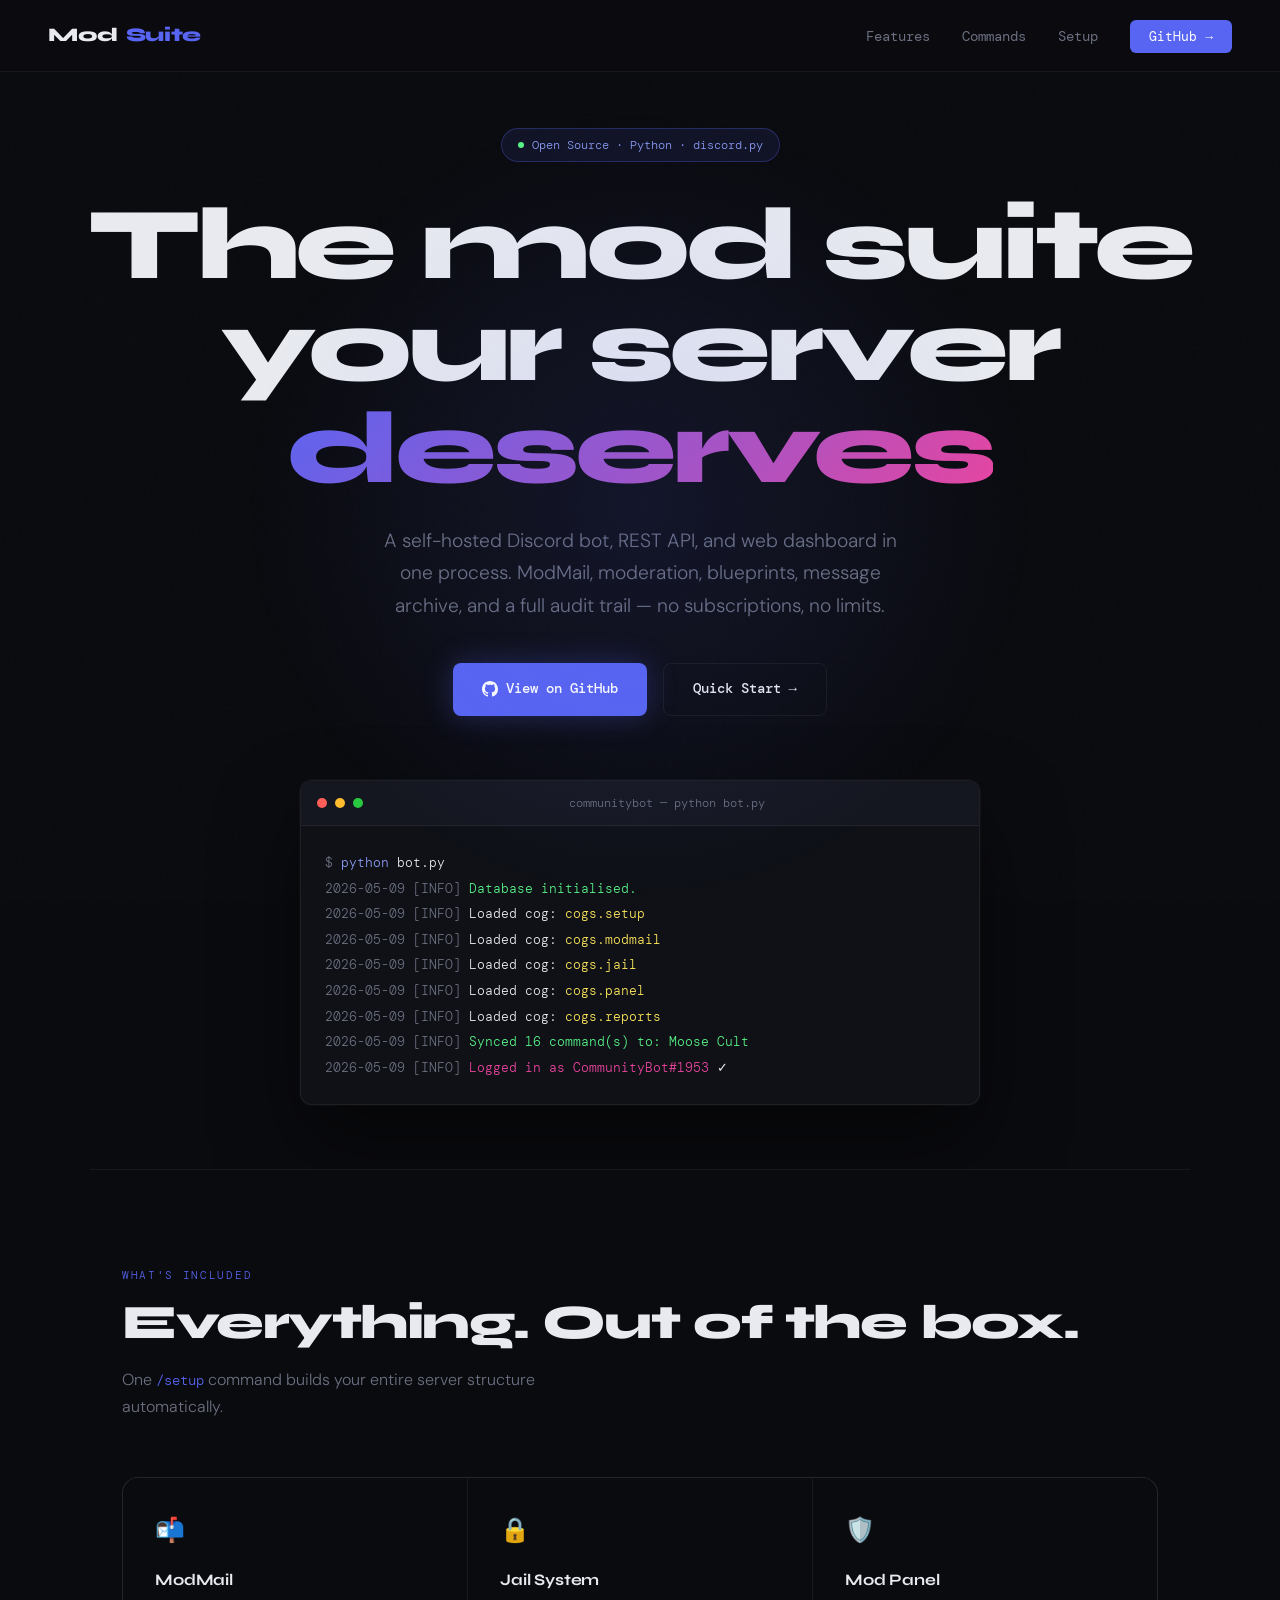
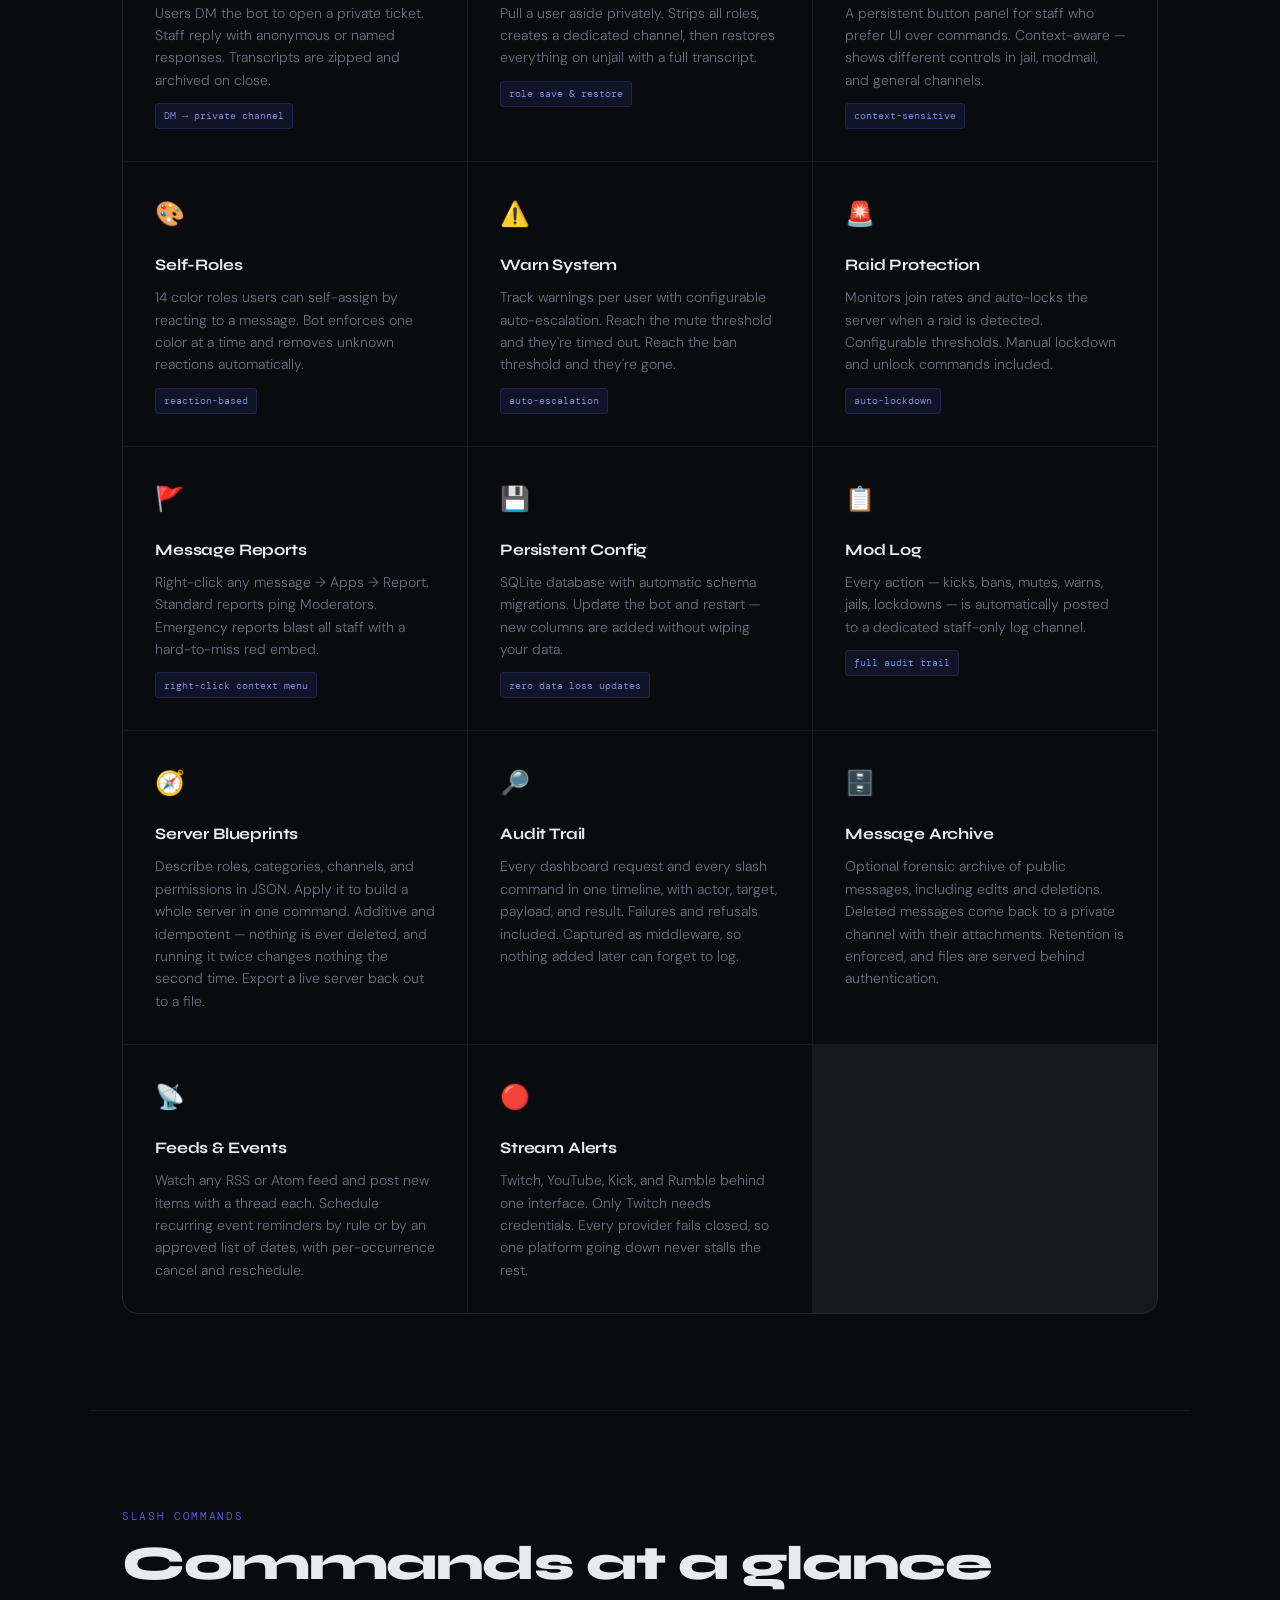
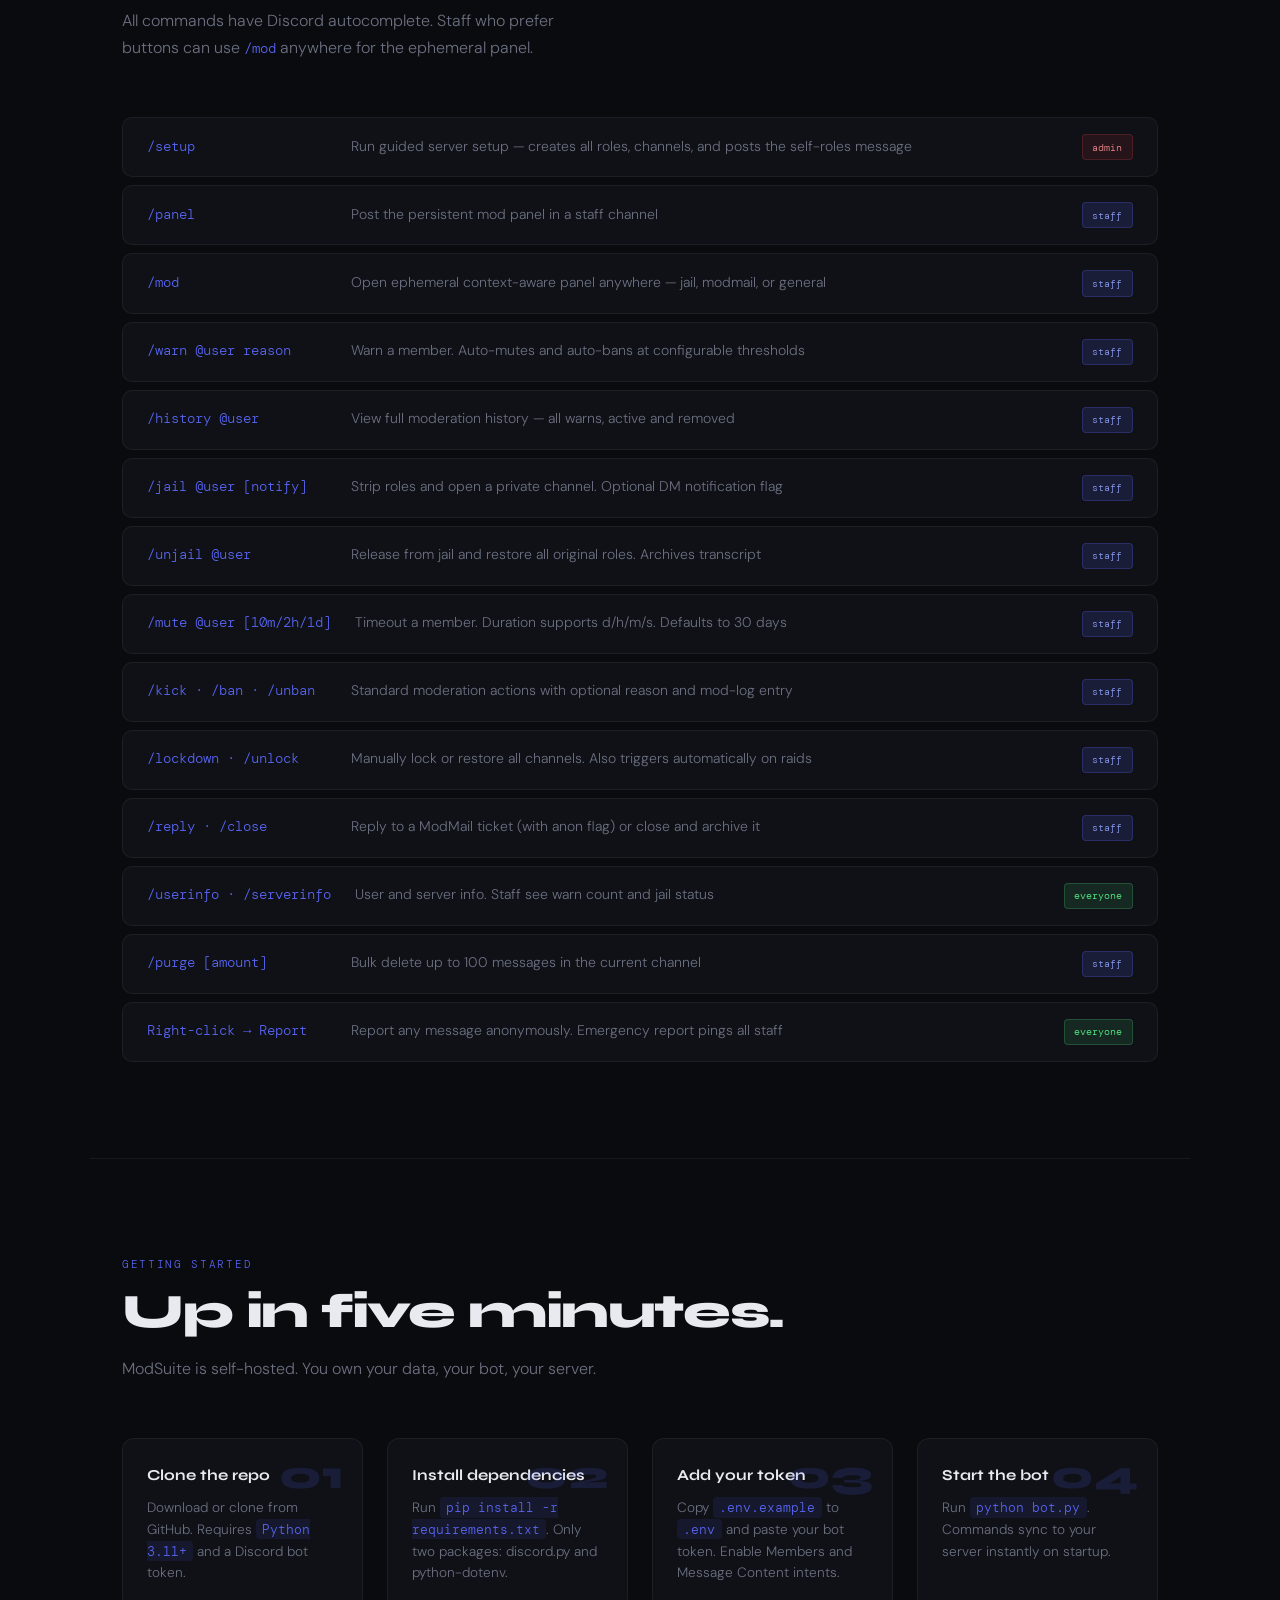
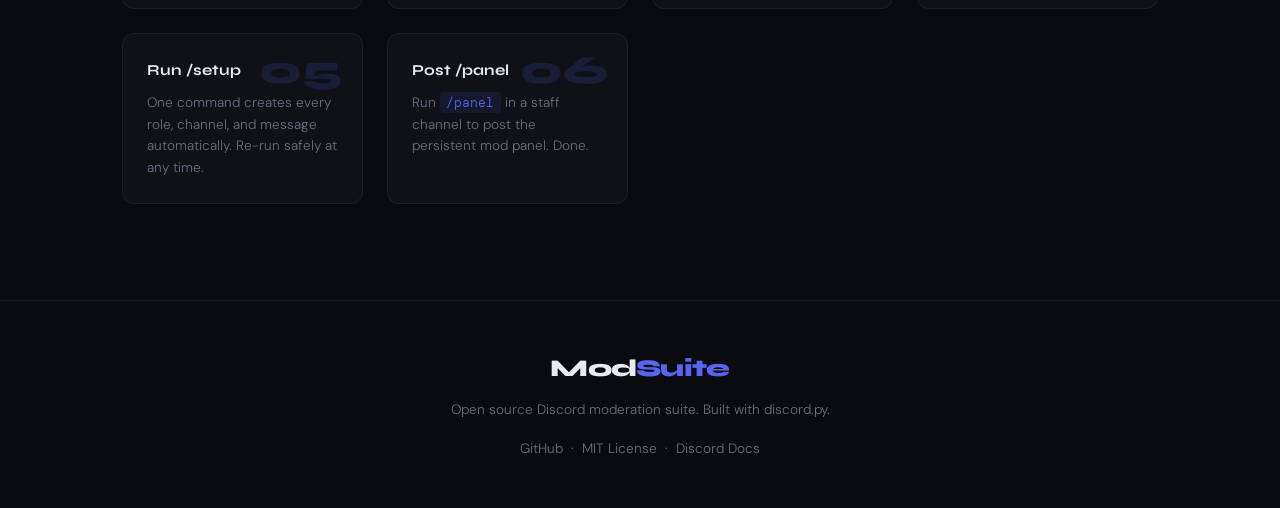
<file: index.html>
<!DOCTYPE html>
<html lang="en">
<head>
<meta charset="UTF-8">
<meta name="viewport" content="width=device-width, initial-scale=1.0">
<title>ModSuite — Self-hosted Discord community platform</title>
<link rel="preconnect" href="https://fonts.googleapis.com">
<link rel="preconnect" href="https://fonts.gstatic.com" crossorigin>
<link href="https://fonts.googleapis.com/css2?family=Syne:wght@400;600;700;800&family=DM+Mono:wght@400;500&family=DM+Sans:wght@300;400;500&display=swap" rel="stylesheet">
<style>
  *, *::before, *::after { box-sizing: border-box; margin: 0; padding: 0; }

  :root {
    --bg:        #0a0b0f;
    --bg2:       #0f1117;
    --bg3:       #151720;
    --border:    rgba(255,255,255,0.06);
    --text:      #e8eaf0;
    --muted:     #6b7080;
    --accent:    #5865f2;
    --accent2:   #eb459e;
    --accent3:   #57f287;
    --red:       #ed4245;
    --yellow:    #fee75c;
    --glow:      rgba(88,101,242,0.15);
  }

  html { scroll-behavior: smooth; }

  body {
    background: var(--bg);
    color: var(--text);
    font-family: 'DM Sans', sans-serif;
    font-weight: 300;
    line-height: 1.7;
    overflow-x: hidden;
  }

  /* ── Noise overlay ── */
  body::before {
    content: '';
    position: fixed;
    inset: 0;
    background-image: url("data:image/svg+xml,%3Csvg viewBox='0 0 256 256' xmlns='http://www.w3.org/2000/svg'%3E%3Cfilter id='noise'%3E%3CfeTurbulence type='fractalNoise' baseFrequency='0.9' numOctaves='4' stitchTiles='stitch'/%3E%3C/filter%3E%3Crect width='100%25' height='100%25' filter='url(%23noise)' opacity='0.04'/%3E%3C/svg%3E");
    pointer-events: none;
    z-index: 0;
    opacity: 0.4;
  }

  /* ── Nav ── */
  nav {
    position: fixed;
    top: 0; left: 0; right: 0;
    z-index: 100;
    display: flex;
    align-items: center;
    justify-content: space-between;
    padding: 1.2rem 3rem;
    background: rgba(10,11,15,0.8);
    backdrop-filter: blur(20px);
    border-bottom: 1px solid var(--border);
  }

  .nav-logo {
    font-family: 'Syne', sans-serif;
    font-weight: 800;
    font-size: 1.2rem;
    letter-spacing: -0.02em;
    color: var(--text);
    text-decoration: none;
    display: flex;
    align-items: center;
    gap: 0.5rem;
  }

  .nav-logo span {
    color: var(--accent);
  }

  .nav-links {
    display: flex;
    align-items: center;
    gap: 2rem;
    list-style: none;
  }

  .nav-links a {
    color: var(--muted);
    text-decoration: none;
    font-size: 0.875rem;
    font-weight: 400;
    transition: color 0.2s;
    font-family: 'DM Mono', monospace;
  }

  .nav-links a:hover { color: var(--text); }

  .nav-cta {
    background: var(--accent);
    color: #fff !important;
    padding: 0.5rem 1.2rem;
    border-radius: 6px;
    font-family: 'DM Mono', monospace !important;
    font-size: 0.8rem !important;
    transition: background 0.2s, transform 0.15s !important;
  }

  .nav-cta:hover {
    background: #4752c4 !important;
    transform: translateY(-1px);
  }

  /* ── Hero ── */
  .hero {
    position: relative;
    min-height: 100vh;
    display: flex;
    flex-direction: column;
    align-items: center;
    justify-content: center;
    text-align: center;
    padding: 8rem 2rem 4rem;
    overflow: hidden;
  }

  /* Radial glow bg */
  .hero::after {
    content: '';
    position: absolute;
    width: 800px;
    height: 800px;
    background: radial-gradient(circle, rgba(88,101,242,0.12) 0%, transparent 70%);
    top: 50%;
    left: 50%;
    transform: translate(-50%, -60%);
    pointer-events: none;
  }

  .hero-badge {
    display: inline-flex;
    align-items: center;
    gap: 0.5rem;
    background: rgba(88,101,242,0.1);
    border: 1px solid rgba(88,101,242,0.3);
    border-radius: 100px;
    padding: 0.35rem 1rem;
    font-family: 'DM Mono', monospace;
    font-size: 0.75rem;
    color: #8b9cf4;
    margin-bottom: 2rem;
    animation: fadeUp 0.6s ease both;
  }

  .hero-badge::before {
    content: '';
    width: 6px;
    height: 6px;
    background: var(--accent3);
    border-radius: 50%;
    animation: pulse 2s infinite;
  }

  @keyframes pulse {
    0%, 100% { opacity: 1; transform: scale(1); }
    50% { opacity: 0.5; transform: scale(0.8); }
  }

  h1 {
    font-family: 'Syne', sans-serif;
    font-weight: 800;
    font-size: clamp(3rem, 8vw, 6.5rem);
    line-height: 1.0;
    letter-spacing: -0.04em;
    margin-bottom: 1.5rem;
    animation: fadeUp 0.6s ease 0.1s both;
  }

  h1 em {
    font-style: normal;
    background: linear-gradient(135deg, var(--accent) 0%, var(--accent2) 100%);
    -webkit-background-clip: text;
    -webkit-text-fill-color: transparent;
    background-clip: text;
  }

  .hero-sub {
    font-size: clamp(1rem, 2.5vw, 1.2rem);
    color: var(--muted);
    max-width: 520px;
    margin: 0 auto 2.5rem;
    font-weight: 300;
    animation: fadeUp 0.6s ease 0.2s both;
  }

  .hero-actions {
    display: flex;
    gap: 1rem;
    justify-content: center;
    flex-wrap: wrap;
    animation: fadeUp 0.6s ease 0.3s both;
  }

  .btn {
    display: inline-flex;
    align-items: center;
    gap: 0.5rem;
    padding: 0.85rem 1.8rem;
    border-radius: 8px;
    font-family: 'DM Mono', monospace;
    font-size: 0.875rem;
    text-decoration: none;
    transition: all 0.2s;
    font-weight: 500;
  }

  .btn-primary {
    background: var(--accent);
    color: #fff;
    box-shadow: 0 0 30px rgba(88,101,242,0.3);
  }

  .btn-primary:hover {
    background: #4752c4;
    transform: translateY(-2px);
    box-shadow: 0 0 40px rgba(88,101,242,0.5);
  }

  .btn-secondary {
    background: transparent;
    color: var(--text);
    border: 1px solid var(--border);
  }

  .btn-secondary:hover {
    border-color: rgba(255,255,255,0.15);
    background: rgba(255,255,255,0.04);
    transform: translateY(-2px);
  }

  /* ── Terminal preview ── */
  .terminal-wrap {
    margin-top: 4rem;
    width: 100%;
    max-width: 680px;
    animation: fadeUp 0.6s ease 0.4s both;
  }

  .terminal {
    background: var(--bg2);
    border: 1px solid var(--border);
    border-radius: 12px;
    overflow: hidden;
    box-shadow: 0 40px 80px rgba(0,0,0,0.5), 0 0 0 1px rgba(255,255,255,0.03);
  }

  .terminal-bar {
    background: var(--bg3);
    padding: 0.75rem 1rem;
    display: flex;
    align-items: center;
    gap: 0.5rem;
    border-bottom: 1px solid var(--border);
  }

  .dot { width: 10px; height: 10px; border-radius: 50%; }
  .dot-r { background: #ff5f57; }
  .dot-y { background: #febc2e; }
  .dot-g { background: #28c840; }

  .terminal-title {
    flex: 1;
    text-align: center;
    font-family: 'DM Mono', monospace;
    font-size: 0.75rem;
    color: var(--muted);
  }

  .terminal-body {
    padding: 1.5rem;
    font-family: 'DM Mono', monospace;
    font-size: 0.8rem;
    line-height: 2;
    text-align: left;
  }

  .t-dim    { color: var(--muted); }
  .t-green  { color: var(--accent3); }
  .t-blue   { color: #8b9cf4; }
  .t-yellow { color: var(--yellow); }
  .t-pink   { color: var(--accent2); }
  .t-red    { color: var(--red); }

  /* ── Section base ── */
  section {
    position: relative;
    z-index: 1;
    padding: 6rem 2rem;
    max-width: 1100px;
    margin: 0 auto;
  }

  .section-label {
    font-family: 'DM Mono', monospace;
    font-size: 0.7rem;
    color: var(--accent);
    letter-spacing: 0.15em;
    text-transform: uppercase;
    margin-bottom: 0.75rem;
  }

  h2 {
    font-family: 'Syne', sans-serif;
    font-weight: 800;
    font-size: clamp(2rem, 4vw, 3rem);
    letter-spacing: -0.03em;
    margin-bottom: 1rem;
    line-height: 1.1;
  }

  .section-desc {
    color: var(--muted);
    max-width: 480px;
    margin-bottom: 3.5rem;
    font-size: 1rem;
  }

  /* ── Divider ── */
  .divider {
    width: 100%;
    height: 1px;
    background: var(--border);
    margin: 0 auto;
    max-width: 1100px;
  }

  /* ── Feature grid ── */
  .features-grid {
    display: grid;
    grid-template-columns: repeat(auto-fill, minmax(300px, 1fr));
    gap: 1px;
    background: var(--border);
    border: 1px solid var(--border);
    border-radius: 16px;
    overflow: hidden;
  }

  .feature-card {
    background: var(--bg);
    padding: 2rem;
    transition: background 0.2s;
    position: relative;
  }

  .feature-card:hover {
    background: var(--bg2);
  }

  .feature-icon {
    font-size: 1.5rem;
    margin-bottom: 1rem;
    display: block;
  }

  .feature-card h3 {
    font-family: 'Syne', sans-serif;
    font-weight: 700;
    font-size: 1rem;
    margin-bottom: 0.5rem;
    letter-spacing: -0.01em;
  }

  .feature-card p {
    color: var(--muted);
    font-size: 0.875rem;
    line-height: 1.6;
  }

  .feature-tag {
    display: inline-block;
    margin-top: 0.75rem;
    font-family: 'DM Mono', monospace;
    font-size: 0.65rem;
    padding: 0.2rem 0.5rem;
    border-radius: 4px;
    background: rgba(88,101,242,0.1);
    color: #8b9cf4;
    border: 1px solid rgba(88,101,242,0.2);
  }

  /* ── Commands section ── */
  .commands-list {
    display: flex;
    flex-direction: column;
    gap: 0.5rem;
  }

  .cmd-row {
    display: flex;
    align-items: baseline;
    gap: 1.5rem;
    padding: 1rem 1.5rem;
    background: var(--bg2);
    border: 1px solid var(--border);
    border-radius: 10px;
    transition: border-color 0.2s, background 0.2s;
  }

  .cmd-row:hover {
    border-color: rgba(88,101,242,0.3);
    background: var(--bg3);
  }

  .cmd-name {
    font-family: 'DM Mono', monospace;
    font-size: 0.875rem;
    color: var(--accent);
    min-width: 180px;
    flex-shrink: 0;
  }

  .cmd-desc {
    color: var(--muted);
    font-size: 0.875rem;
    flex: 1;
  }

  .cmd-badge {
    font-family: 'DM Mono', monospace;
    font-size: 0.65rem;
    padding: 0.2rem 0.6rem;
    border-radius: 4px;
    flex-shrink: 0;
  }

  .badge-staff {
    background: rgba(88,101,242,0.15);
    color: #8b9cf4;
    border: 1px solid rgba(88,101,242,0.25);
  }

  .badge-all {
    background: rgba(87,242,135,0.1);
    color: var(--accent3);
    border: 1px solid rgba(87,242,135,0.2);
  }

  .badge-admin {
    background: rgba(237,66,69,0.1);
    color: #f28b8c;
    border: 1px solid rgba(237,66,69,0.2);
  }

  /* ── Setup steps ── */
  .steps {
    display: grid;
    grid-template-columns: repeat(auto-fill, minmax(220px, 1fr));
    gap: 1.5rem;
    counter-reset: step;
  }

  .step {
    counter-increment: step;
    padding: 1.5rem;
    background: var(--bg2);
    border: 1px solid var(--border);
    border-radius: 12px;
    position: relative;
    transition: border-color 0.2s;
  }

  .step:hover { border-color: rgba(88,101,242,0.3); }

  .step::before {
    content: "0" counter(step);
    font-family: 'Syne', sans-serif;
    font-weight: 800;
    font-size: 2.5rem;
    color: rgba(88,101,242,0.15);
    position: absolute;
    top: 1rem;
    right: 1.2rem;
    line-height: 1;
  }

  .step h3 {
    font-family: 'Syne', sans-serif;
    font-weight: 700;
    font-size: 0.95rem;
    margin-bottom: 0.5rem;
  }

  .step p {
    color: var(--muted);
    font-size: 0.85rem;
    line-height: 1.6;
  }

  .step code {
    font-family: 'DM Mono', monospace;
    font-size: 0.8rem;
    color: var(--accent);
    background: rgba(88,101,242,0.1);
    padding: 0.1rem 0.4rem;
    border-radius: 4px;
  }

  /* ── Footer ── */
  footer {
    position: relative;
    z-index: 1;
    border-top: 1px solid var(--border);
    padding: 3rem 2rem;
    text-align: center;
    color: var(--muted);
    font-size: 0.85rem;
  }

  footer a {
    color: var(--muted);
    text-decoration: none;
    transition: color 0.2s;
  }

  footer a:hover { color: var(--text); }

  .footer-logo {
    font-family: 'Syne', sans-serif;
    font-weight: 800;
    font-size: 1.5rem;
    letter-spacing: -0.03em;
    color: var(--text);
    margin-bottom: 0.5rem;
  }

  .footer-logo span { color: var(--accent); }

  /* ── Animations ── */
  @keyframes fadeUp {
    from { opacity: 0; transform: translateY(20px); }
    to   { opacity: 1; transform: translateY(0); }
  }

  .reveal {
    opacity: 0;
    transform: translateY(24px);
    transition: opacity 0.6s ease, transform 0.6s ease;
  }

  .reveal.visible {
    opacity: 1;
    transform: none;
  }

  /* ── Responsive ── */
  @media (max-width: 768px) {
    nav { padding: 1rem 1.5rem; }
    .nav-links { display: none; }
    section { padding: 4rem 1.5rem; }
    .features-grid { grid-template-columns: 1fr; }
    .cmd-row { flex-wrap: wrap; gap: 0.5rem; }
    .cmd-name { min-width: unset; }
  }
</style>
</head>
<body>

<!-- Nav -->
<nav>
  <a href="#" class="nav-logo">Mod<span>Suite</span></a>
  <ul class="nav-links">
    <li><a href="#features">Features</a></li>
    <li><a href="#commands">Commands</a></li>
    <li><a href="#setup">Setup</a></li>
    <li><a href="https://github.com/GreyHammond/ModSuite" class="nav-cta">GitHub →</a></li>
  </ul>
</nav>

<!-- Hero -->
<div class="hero">
  <div class="hero-badge">Open Source · Python · discord.py</div>

  <h1>The mod suite<br>your server <em>deserves</em></h1>

  <p class="hero-sub">
    A self-hosted Discord bot, REST API, and web dashboard in one process. ModMail, moderation, blueprints, message archive, and a full audit trail — no subscriptions, no limits.
  </p>

  <div class="hero-actions">
    <a href="https://github.com/GreyHammond/ModSuite" class="btn btn-primary">
      <svg width="16" height="16" viewBox="0 0 24 24" fill="currentColor"><path d="M12 0C5.37 0 0 5.37 0 12c0 5.31 3.435 9.795 8.205 11.385.6.105.825-.255.825-.57 0-.285-.015-1.23-.015-2.235-3.015.555-3.795-.735-4.035-1.41-.135-.345-.72-1.41-1.23-1.695-.42-.225-1.02-.78-.015-.795.945-.015 1.62.87 1.845 1.23 1.08 1.815 2.805 1.305 3.495.99.105-.78.42-1.305.765-1.605-2.67-.3-5.46-1.335-5.46-5.925 0-1.305.465-2.385 1.23-3.225-.12-.3-.54-1.53.12-3.18 0 0 1.005-.315 3.3 1.23.96-.27 1.98-.405 3-.405s2.04.135 3 .405c2.295-1.56 3.3-1.23 3.3-1.23.66 1.65.24 2.88.12 3.18.765.84 1.23 1.905 1.23 3.225 0 4.605-2.805 5.625-5.475 5.925.435.375.81 1.095.81 2.22 0 1.605-.015 2.895-.015 3.3 0 .315.225.69.825.57A12.02 12.02 0 0 0 24 12c0-6.63-5.37-12-12-12z"/></svg>
      View on GitHub
    </a>
    <a href="#setup" class="btn btn-secondary">Quick Start →</a>
  </div>

  <div class="terminal-wrap">
    <div class="terminal">
      <div class="terminal-bar">
        <div class="dot dot-r"></div>
        <div class="dot dot-y"></div>
        <div class="dot dot-g"></div>
        <div class="terminal-title">communitybot — python bot.py</div>
      </div>
      <div class="terminal-body">
        <div><span class="t-dim">$</span> <span class="t-blue">python</span> bot.py</div>
        <div><span class="t-dim">2026-05-09 [INFO]</span> <span class="t-green">Database initialised.</span></div>
        <div><span class="t-dim">2026-05-09 [INFO]</span> Loaded cog: <span class="t-yellow">cogs.setup</span></div>
        <div><span class="t-dim">2026-05-09 [INFO]</span> Loaded cog: <span class="t-yellow">cogs.modmail</span></div>
        <div><span class="t-dim">2026-05-09 [INFO]</span> Loaded cog: <span class="t-yellow">cogs.jail</span></div>
        <div><span class="t-dim">2026-05-09 [INFO]</span> Loaded cog: <span class="t-yellow">cogs.panel</span></div>
        <div><span class="t-dim">2026-05-09 [INFO]</span> Loaded cog: <span class="t-yellow">cogs.reports</span></div>
        <div><span class="t-dim">2026-05-09 [INFO]</span> <span class="t-green">Synced 16 command(s) to: Moose Cult</span></div>
        <div><span class="t-dim">2026-05-09 [INFO]</span> <span class="t-pink">Logged in as CommunityBot#1953</span> ✓</div>
      </div>
    </div>
  </div>
</div>

<div class="divider"></div>

<!-- Features -->
<section id="features">
  <div class="section-label">What's included</div>
  <h2>Everything. Out of the box.</h2>
  <p class="section-desc">One <code style="font-family:'DM Mono',monospace;color:var(--accent);font-size:0.9em">/setup</code> command builds your entire server structure automatically.</p>

  <div class="features-grid reveal">
    <div class="feature-card">
      <span class="feature-icon">📬</span>
      <h3>ModMail</h3>
      <p>Users DM the bot to open a private ticket. Staff reply with anonymous or named responses. Transcripts are zipped and archived on close.</p>
      <span class="feature-tag">DM → private channel</span>
    </div>
    <div class="feature-card">
      <span class="feature-icon">🔒</span>
      <h3>Jail System</h3>
      <p>Pull a user aside privately. Strips all roles, creates a dedicated channel, then restores everything on unjail with a full transcript.</p>
      <span class="feature-tag">role save & restore</span>
    </div>
    <div class="feature-card">
      <span class="feature-icon">🛡️</span>
      <h3>Mod Panel</h3>
      <p>A persistent button panel for staff who prefer UI over commands. Context-aware — shows different controls in jail, modmail, and general channels.</p>
      <span class="feature-tag">context-sensitive</span>
    </div>
    <div class="feature-card">
      <span class="feature-icon">🎨</span>
      <h3>Self-Roles</h3>
      <p>14 color roles users can self-assign by reacting to a message. Bot enforces one color at a time and removes unknown reactions automatically.</p>
      <span class="feature-tag">reaction-based</span>
    </div>
    <div class="feature-card">
      <span class="feature-icon">⚠️</span>
      <h3>Warn System</h3>
      <p>Track warnings per user with configurable auto-escalation. Reach the mute threshold and they're timed out. Reach the ban threshold and they're gone.</p>
      <span class="feature-tag">auto-escalation</span>
    </div>
    <div class="feature-card">
      <span class="feature-icon">🚨</span>
      <h3>Raid Protection</h3>
      <p>Monitors join rates and auto-locks the server when a raid is detected. Configurable thresholds. Manual lockdown and unlock commands included.</p>
      <span class="feature-tag">auto-lockdown</span>
    </div>
    <div class="feature-card">
      <span class="feature-icon">🚩</span>
      <h3>Message Reports</h3>
      <p>Right-click any message → Apps → Report. Standard reports ping Moderators. Emergency reports blast all staff with a hard-to-miss red embed.</p>
      <span class="feature-tag">right-click context menu</span>
    </div>
    <div class="feature-card">
      <span class="feature-icon">💾</span>
      <h3>Persistent Config</h3>
      <p>SQLite database with automatic schema migrations. Update the bot and restart — new columns are added without wiping your data.</p>
      <span class="feature-tag">zero data loss updates</span>
    </div>
    <div class="feature-card">
      <span class="feature-icon">📋</span>
      <h3>Mod Log</h3>
      <p>Every action — kicks, bans, mutes, warns, jails, lockdowns — is automatically posted to a dedicated staff-only log channel.</p>
      <span class="feature-tag">full audit trail</span>
    </div>
    <div class="feature-card">
      <span class="feature-icon">🧭</span>
      <h3>Server Blueprints</h3>
      <p>Describe roles, categories, channels, and permissions in JSON. Apply it to build a whole server in one command. Additive and idempotent — nothing is ever deleted, and running it twice changes nothing the second time. Export a live server back out to a file.</p>
    </div>
    <div class="feature-card">
      <span class="feature-icon">🔎</span>
      <h3>Audit Trail</h3>
      <p>Every dashboard request and every slash command in one timeline, with actor, target, payload, and result. Failures and refusals included. Captured as middleware, so nothing added later can forget to log.</p>
    </div>
    <div class="feature-card">
      <span class="feature-icon">🗄️</span>
      <h3>Message Archive</h3>
      <p>Optional forensic archive of public messages, including edits and deletions. Deleted messages come back to a private channel with their attachments. Retention is enforced, and files are served behind authentication.</p>
    </div>
    <div class="feature-card">
      <span class="feature-icon">📡</span>
      <h3>Feeds &amp; Events</h3>
      <p>Watch any RSS or Atom feed and post new items with a thread each. Schedule recurring event reminders by rule or by an approved list of dates, with per-occurrence cancel and reschedule.</p>
    </div>
    <div class="feature-card">
      <span class="feature-icon">🔴</span>
      <h3>Stream Alerts</h3>
      <p>Twitch, YouTube, Kick, and Rumble behind one interface. Only Twitch needs credentials. Every provider fails closed, so one platform going down never stalls the rest.</p>
      </div>
  </div>
</section>

<div class="divider"></div>

<!-- Commands -->
<section id="commands">
  <div class="section-label">Slash commands</div>
  <h2>Commands at a glance</h2>
  <p class="section-desc">All commands have Discord autocomplete. Staff who prefer buttons can use <code style="font-family:'DM Mono',monospace;color:var(--accent);font-size:0.9em">/mod</code> anywhere for the ephemeral panel.</p>

  <div class="commands-list reveal">
    <div class="cmd-row">
      <span class="cmd-name">/setup</span>
      <span class="cmd-desc">Run guided server setup — creates all roles, channels, and posts the self-roles message</span>
      <span class="cmd-badge badge-admin">admin</span>
    </div>
    <div class="cmd-row">
      <span class="cmd-name">/panel</span>
      <span class="cmd-desc">Post the persistent mod panel in a staff channel</span>
      <span class="cmd-badge badge-staff">staff</span>
    </div>
    <div class="cmd-row">
      <span class="cmd-name">/mod</span>
      <span class="cmd-desc">Open ephemeral context-aware panel anywhere — jail, modmail, or general</span>
      <span class="cmd-badge badge-staff">staff</span>
    </div>
    <div class="cmd-row">
      <span class="cmd-name">/warn @user reason</span>
      <span class="cmd-desc">Warn a member. Auto-mutes and auto-bans at configurable thresholds</span>
      <span class="cmd-badge badge-staff">staff</span>
    </div>
    <div class="cmd-row">
      <span class="cmd-name">/history @user</span>
      <span class="cmd-desc">View full moderation history — all warns, active and removed</span>
      <span class="cmd-badge badge-staff">staff</span>
    </div>
    <div class="cmd-row">
      <span class="cmd-name">/jail @user [notify]</span>
      <span class="cmd-desc">Strip roles and open a private channel. Optional DM notification flag</span>
      <span class="cmd-badge badge-staff">staff</span>
    </div>
    <div class="cmd-row">
      <span class="cmd-name">/unjail @user</span>
      <span class="cmd-desc">Release from jail and restore all original roles. Archives transcript</span>
      <span class="cmd-badge badge-staff">staff</span>
    </div>
    <div class="cmd-row">
      <span class="cmd-name">/mute @user [10m/2h/1d]</span>
      <span class="cmd-desc">Timeout a member. Duration supports d/h/m/s. Defaults to 30 days</span>
      <span class="cmd-badge badge-staff">staff</span>
    </div>
    <div class="cmd-row">
      <span class="cmd-name">/kick · /ban · /unban</span>
      <span class="cmd-desc">Standard moderation actions with optional reason and mod-log entry</span>
      <span class="cmd-badge badge-staff">staff</span>
    </div>
    <div class="cmd-row">
      <span class="cmd-name">/lockdown · /unlock</span>
      <span class="cmd-desc">Manually lock or restore all channels. Also triggers automatically on raids</span>
      <span class="cmd-badge badge-staff">staff</span>
    </div>
    <div class="cmd-row">
      <span class="cmd-name">/reply · /close</span>
      <span class="cmd-desc">Reply to a ModMail ticket (with anon flag) or close and archive it</span>
      <span class="cmd-badge badge-staff">staff</span>
    </div>
    <div class="cmd-row">
      <span class="cmd-name">/userinfo · /serverinfo</span>
      <span class="cmd-desc">User and server info. Staff see warn count and jail status</span>
      <span class="cmd-badge badge-all">everyone</span>
    </div>
    <div class="cmd-row">
      <span class="cmd-name">/purge [amount]</span>
      <span class="cmd-desc">Bulk delete up to 100 messages in the current channel</span>
      <span class="cmd-badge badge-staff">staff</span>
    </div>
    <div class="cmd-row">
      <span class="cmd-name">Right-click → Report</span>
      <span class="cmd-desc">Report any message anonymously. Emergency report pings all staff</span>
      <span class="cmd-badge badge-all">everyone</span>
    </div>
  </div>
</section>

<div class="divider"></div>

<!-- Setup -->
<section id="setup">
  <div class="section-label">Getting started</div>
  <h2>Up in five minutes.</h2>
  <p class="section-desc">ModSuite is self-hosted. You own your data, your bot, your server.</p>

  <div class="steps reveal">
    <div class="step">
      <h3>Clone the repo</h3>
      <p>Download or clone from GitHub. Requires <code>Python 3.11+</code> and a Discord bot token.</p>
    </div>
    <div class="step">
      <h3>Install dependencies</h3>
      <p>Run <code>pip install -r requirements.txt</code>. Only two packages: discord.py and python-dotenv.</p>
    </div>
    <div class="step">
      <h3>Add your token</h3>
      <p>Copy <code>.env.example</code> to <code>.env</code> and paste your bot token. Enable Members and Message Content intents.</p>
    </div>
    <div class="step">
      <h3>Start the bot</h3>
      <p>Run <code>python bot.py</code>. Commands sync to your server instantly on startup.</p>
    </div>
    <div class="step">
      <h3>Run /setup</h3>
      <p>One command creates every role, channel, and message automatically. Re-run safely at any time.</p>
    </div>
    <div class="step">
      <h3>Post /panel</h3>
      <p>Run <code>/panel</code> in a staff channel to post the persistent mod panel. Done.</p>
    </div>
  </div>
</section>

<footer>
  <div class="footer-logo">Mod<span>Suite</span></div>
  <p style="margin-bottom:1rem">Open source Discord moderation suite. Built with discord.py.</p>
  <p>
    <a href="https://github.com/GreyHammond/ModSuite">GitHub</a>
    &nbsp;·&nbsp;
    <a href="https://github.com/GreyHammond/ModSuite">MIT License</a>
    &nbsp;·&nbsp;
    <a href="https://discord.com/developers/docs">Discord Docs</a>
  </p>
</footer>

<script>
  // Scroll reveal
  const reveals = document.querySelectorAll('.reveal');
  const observer = new IntersectionObserver(entries => {
    entries.forEach((entry, i) => {
      if (entry.isIntersecting) {
        setTimeout(() => entry.target.classList.add('visible'), i * 80);
        observer.unobserve(entry.target);
      }
    });
  }, { threshold: 0.1 });
  reveals.forEach(el => observer.observe(el));

  // Stagger feature cards and steps on reveal
  document.querySelectorAll('.features-grid, .steps, .commands-list').forEach(grid => {
    const children = grid.children;
    grid.classList.add('reveal');
    const gridObserver = new IntersectionObserver(entries => {
      entries.forEach(entry => {
        if (entry.isIntersecting) {
          Array.from(children).forEach((child, i) => {
            child.style.opacity = '0';
            child.style.transform = 'translateY(16px)';
            child.style.transition = `opacity 0.4s ease ${i * 60}ms, transform 0.4s ease ${i * 60}ms`;
            setTimeout(() => {
              child.style.opacity = '1';
              child.style.transform = 'none';
            }, 100 + i * 60);
          });
          gridObserver.unobserve(entry.target);
        }
      });
    }, { threshold: 0.05 });
    gridObserver.observe(grid);
  });
</script>
</body>
</html>
</file>
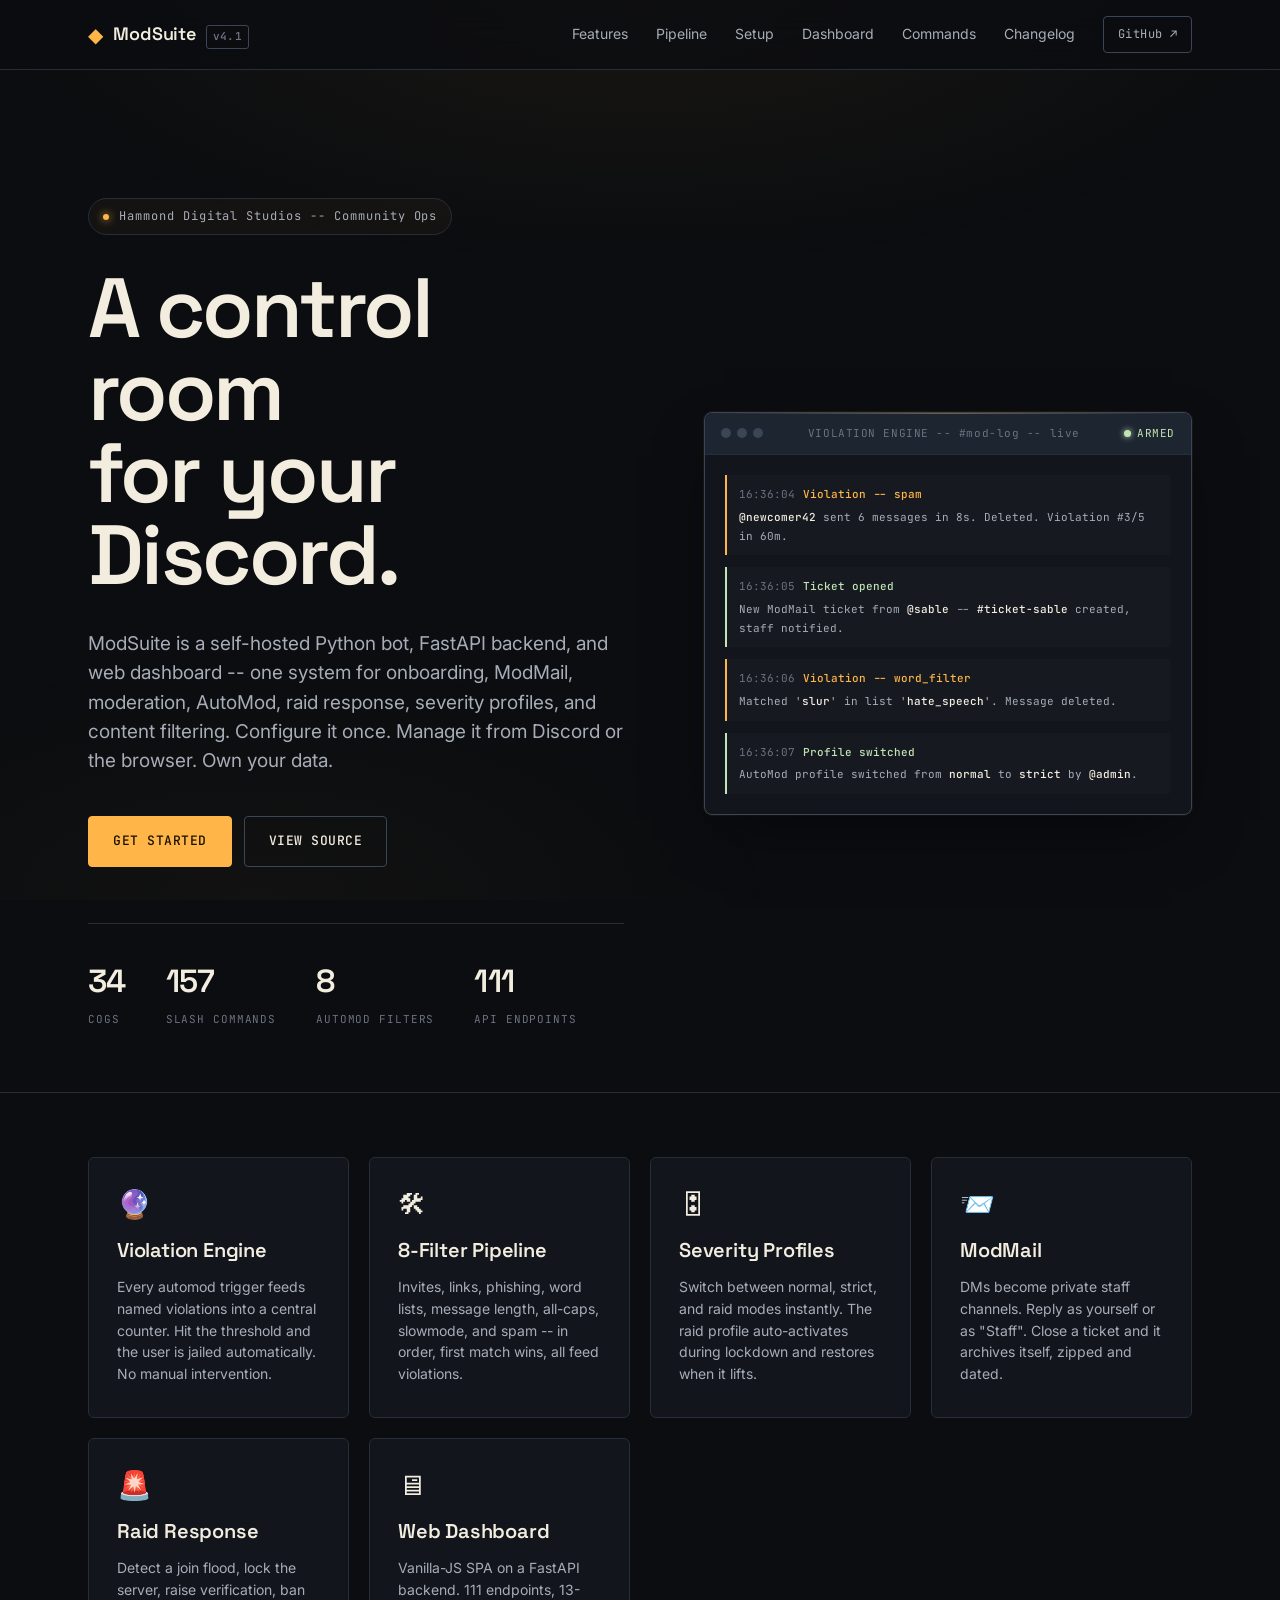
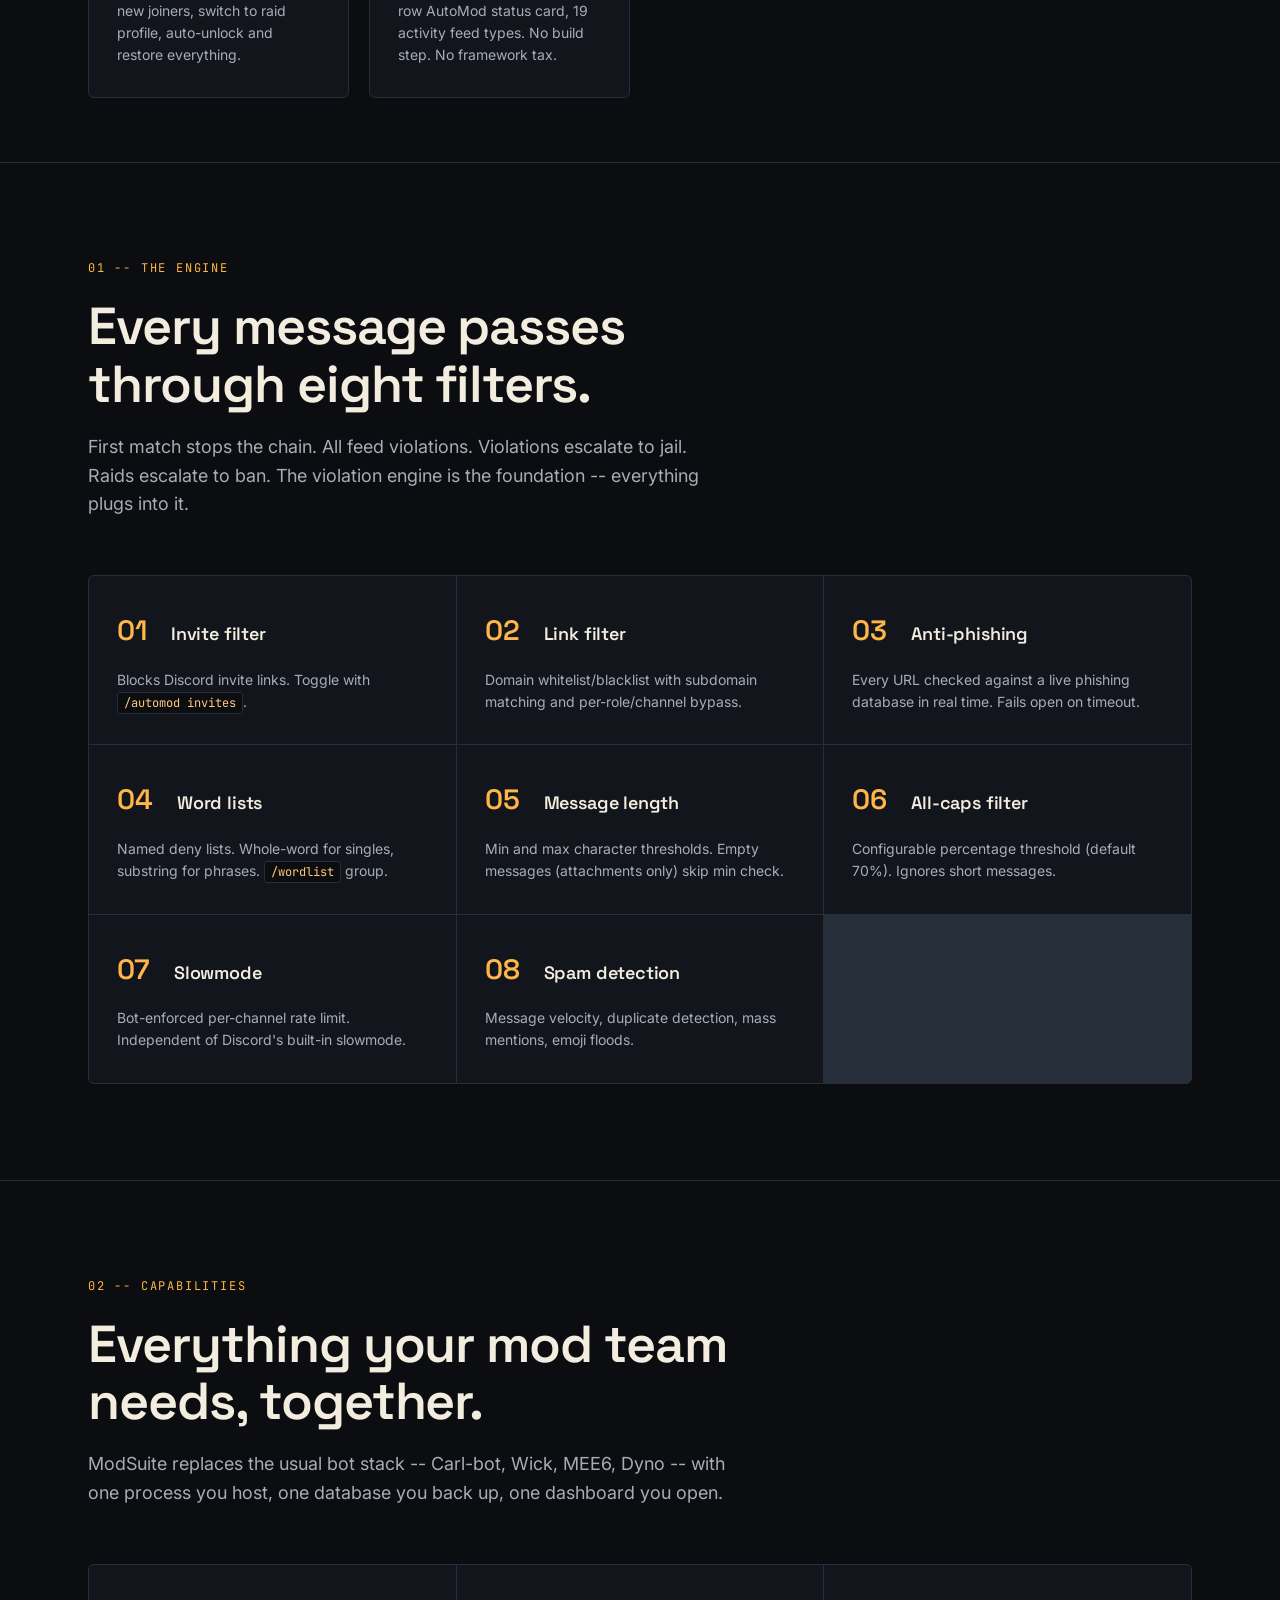
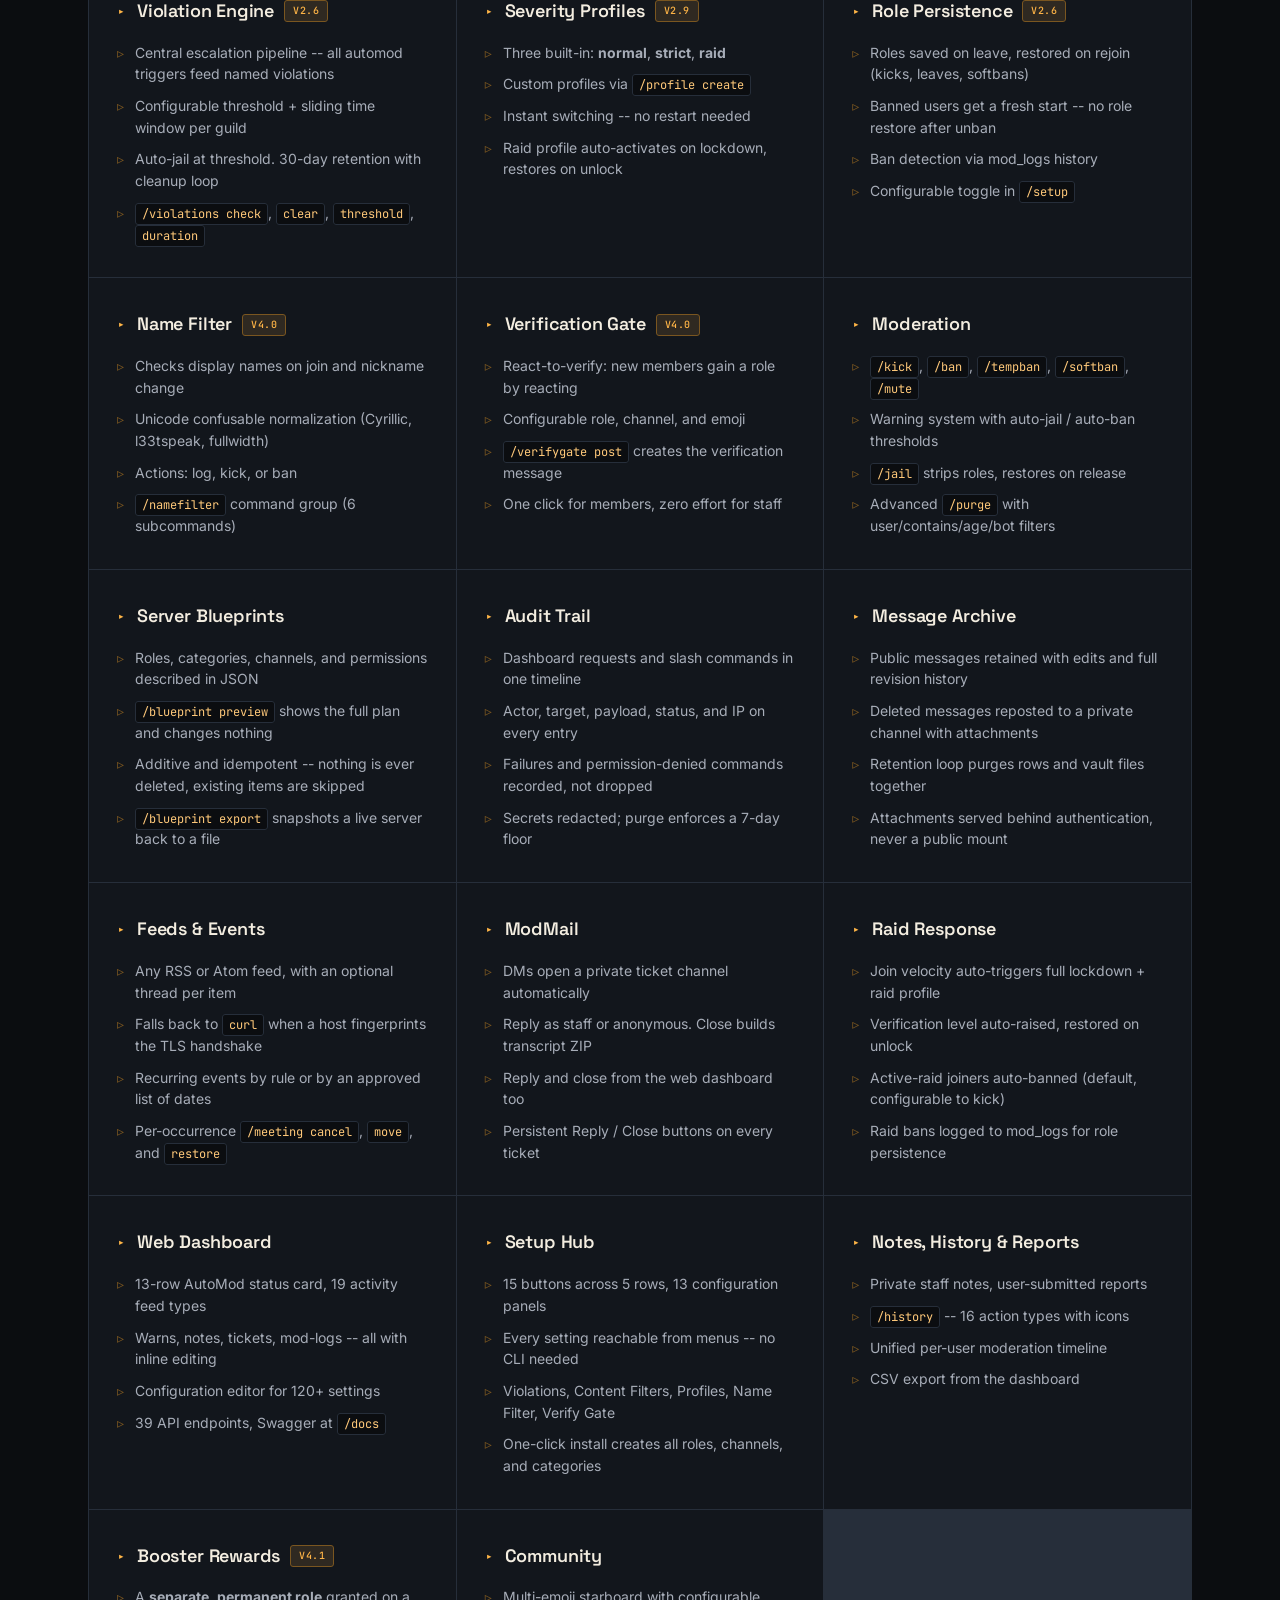
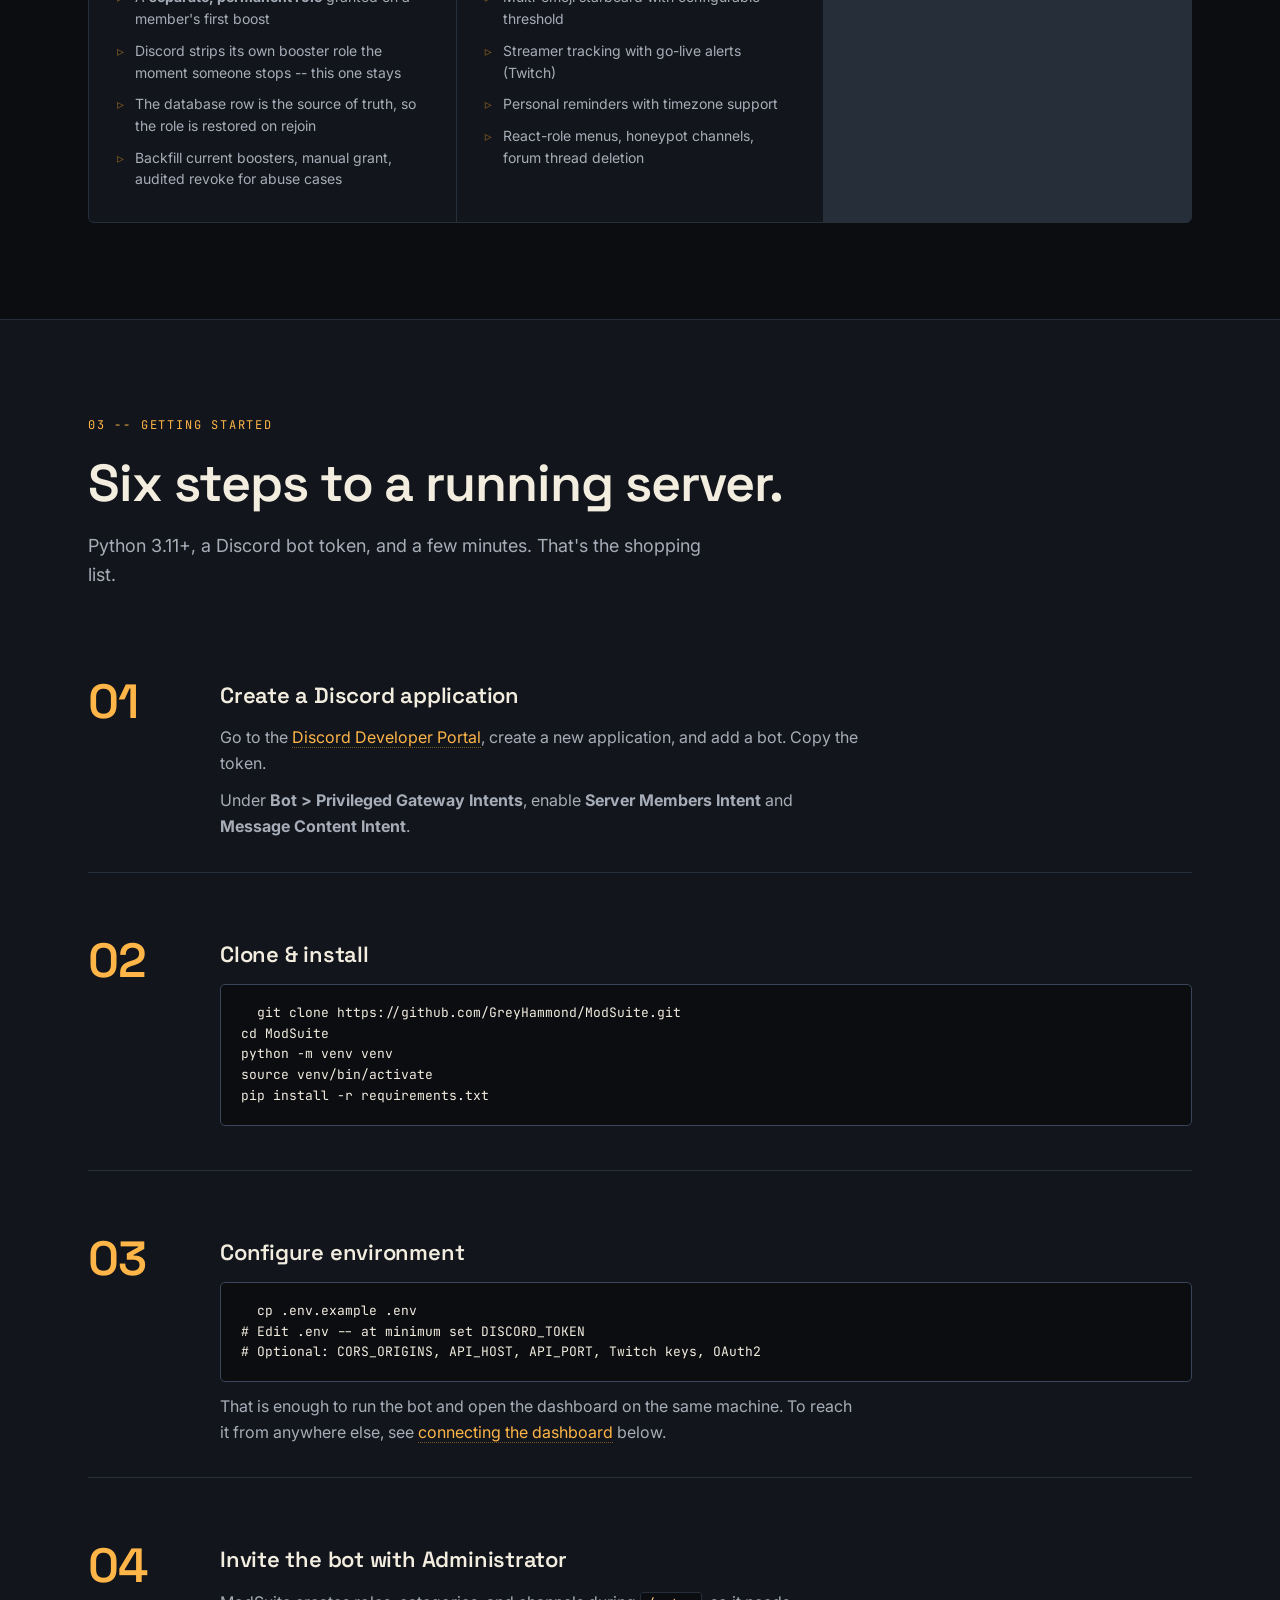
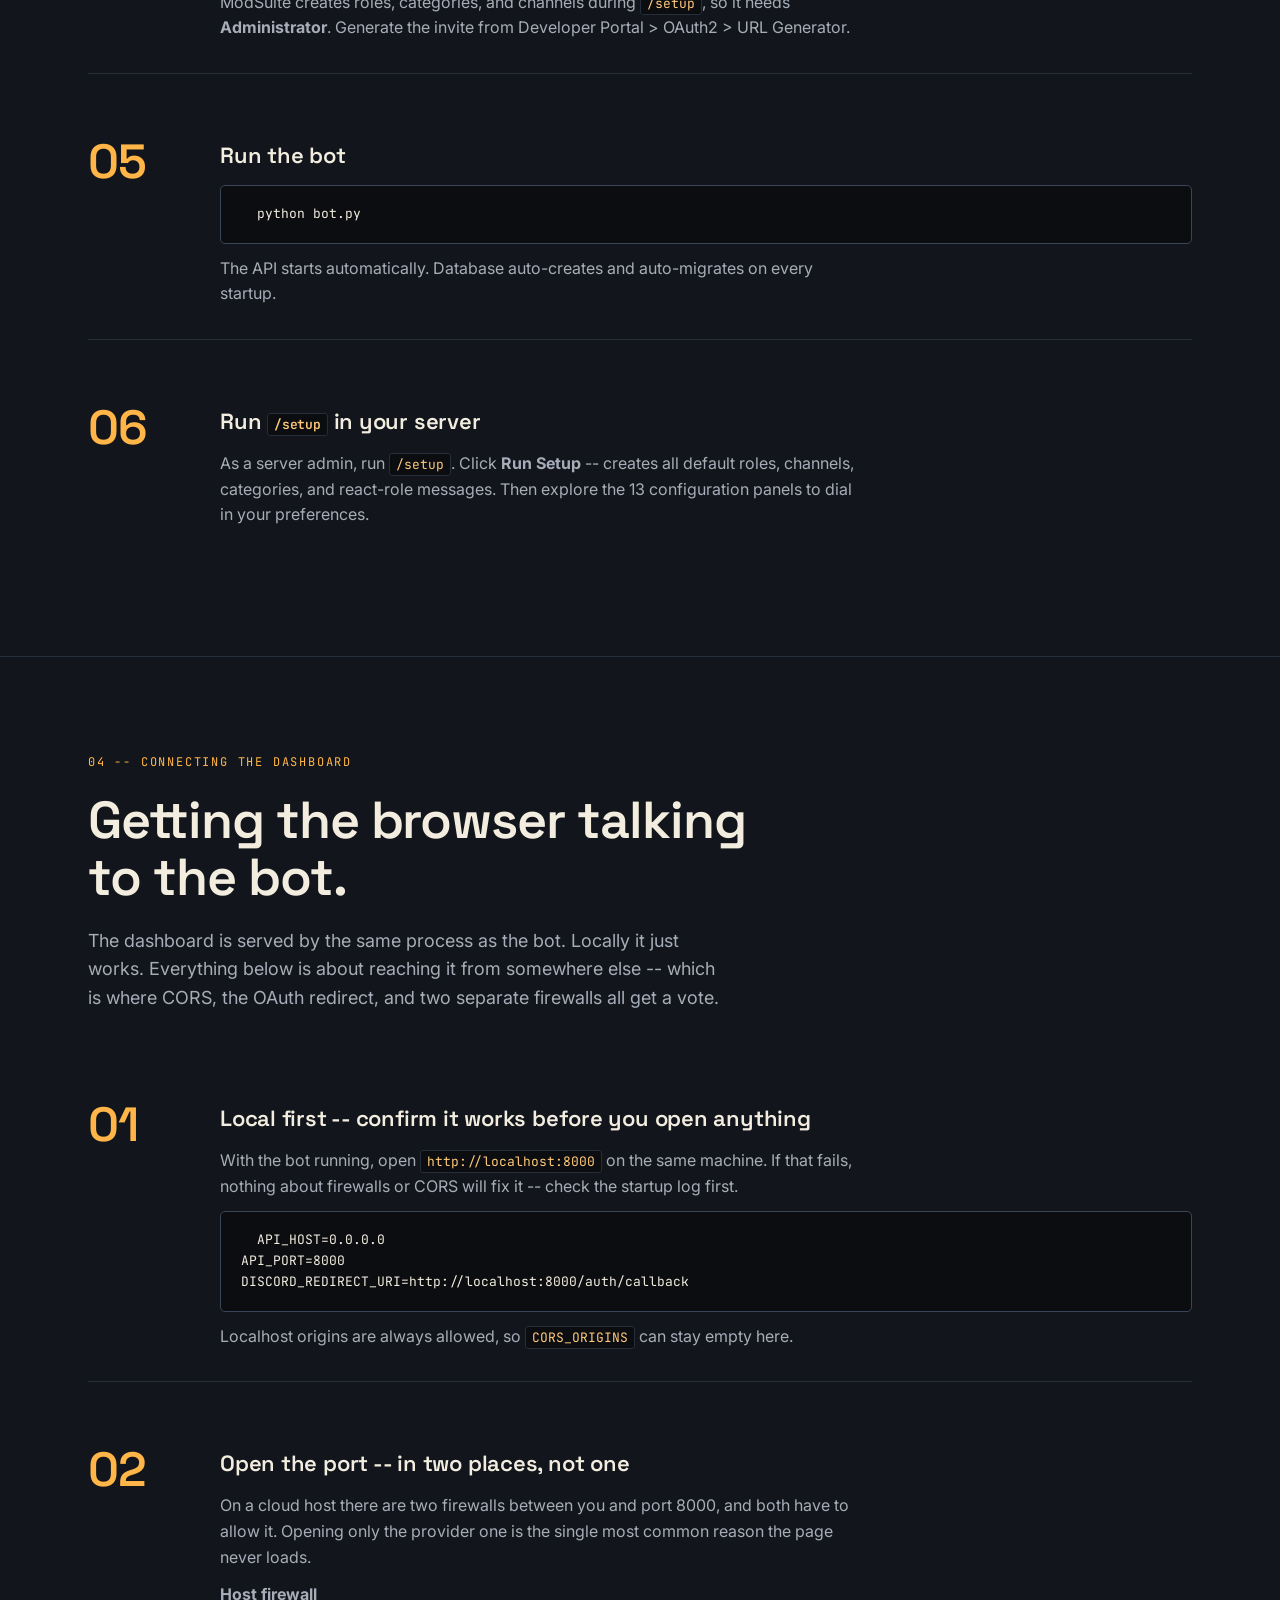
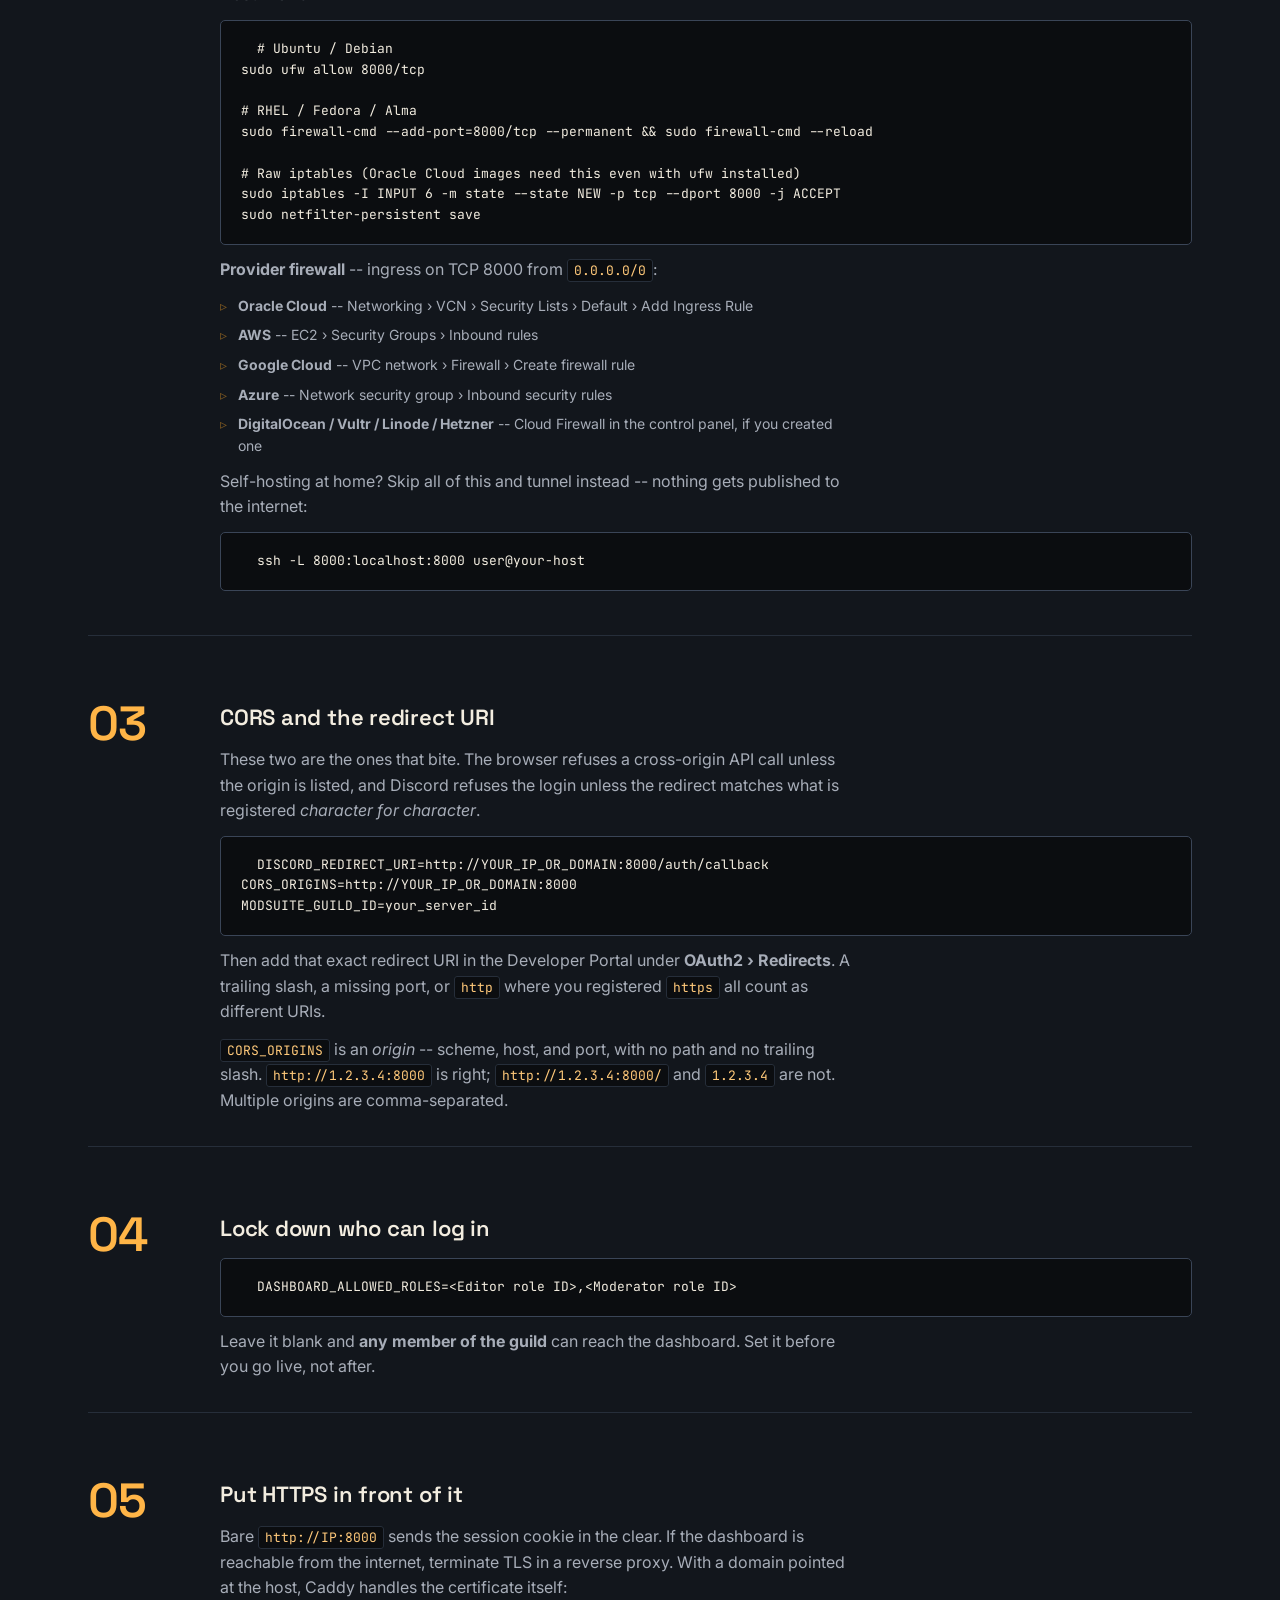
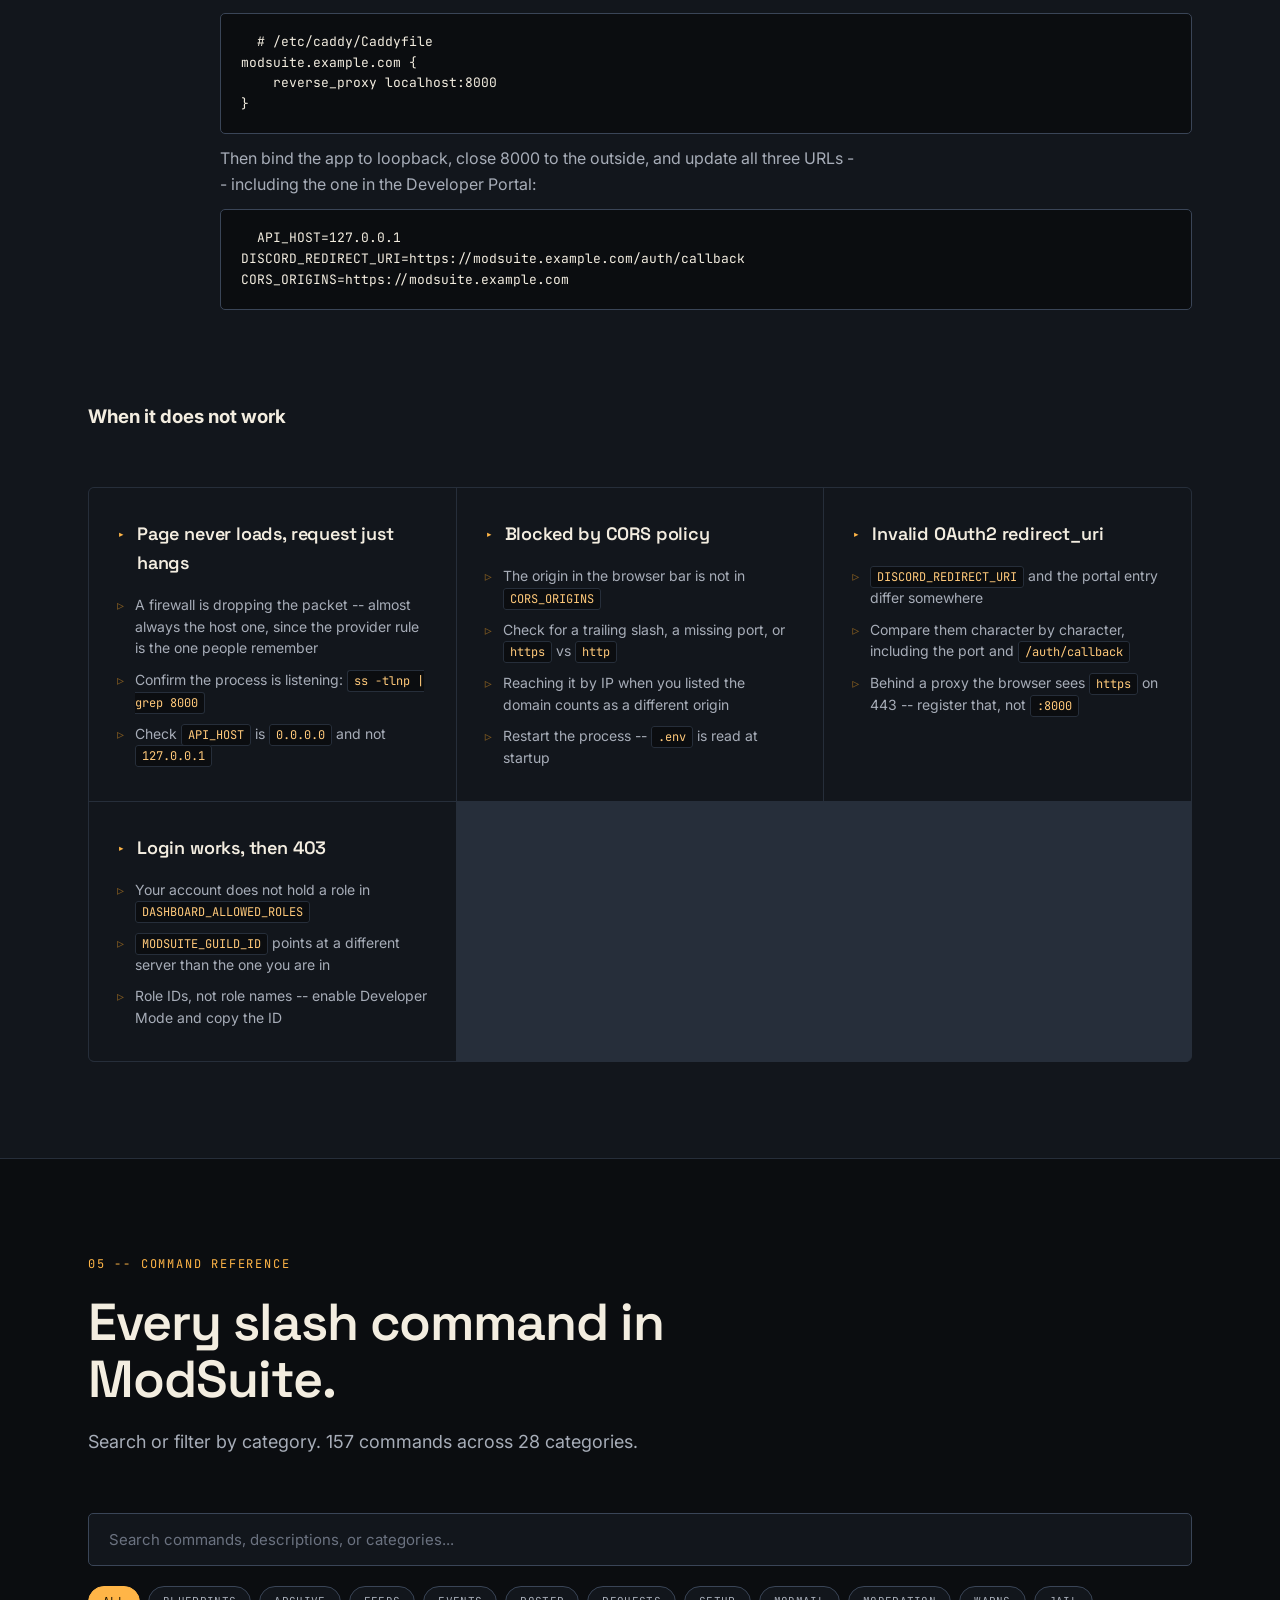
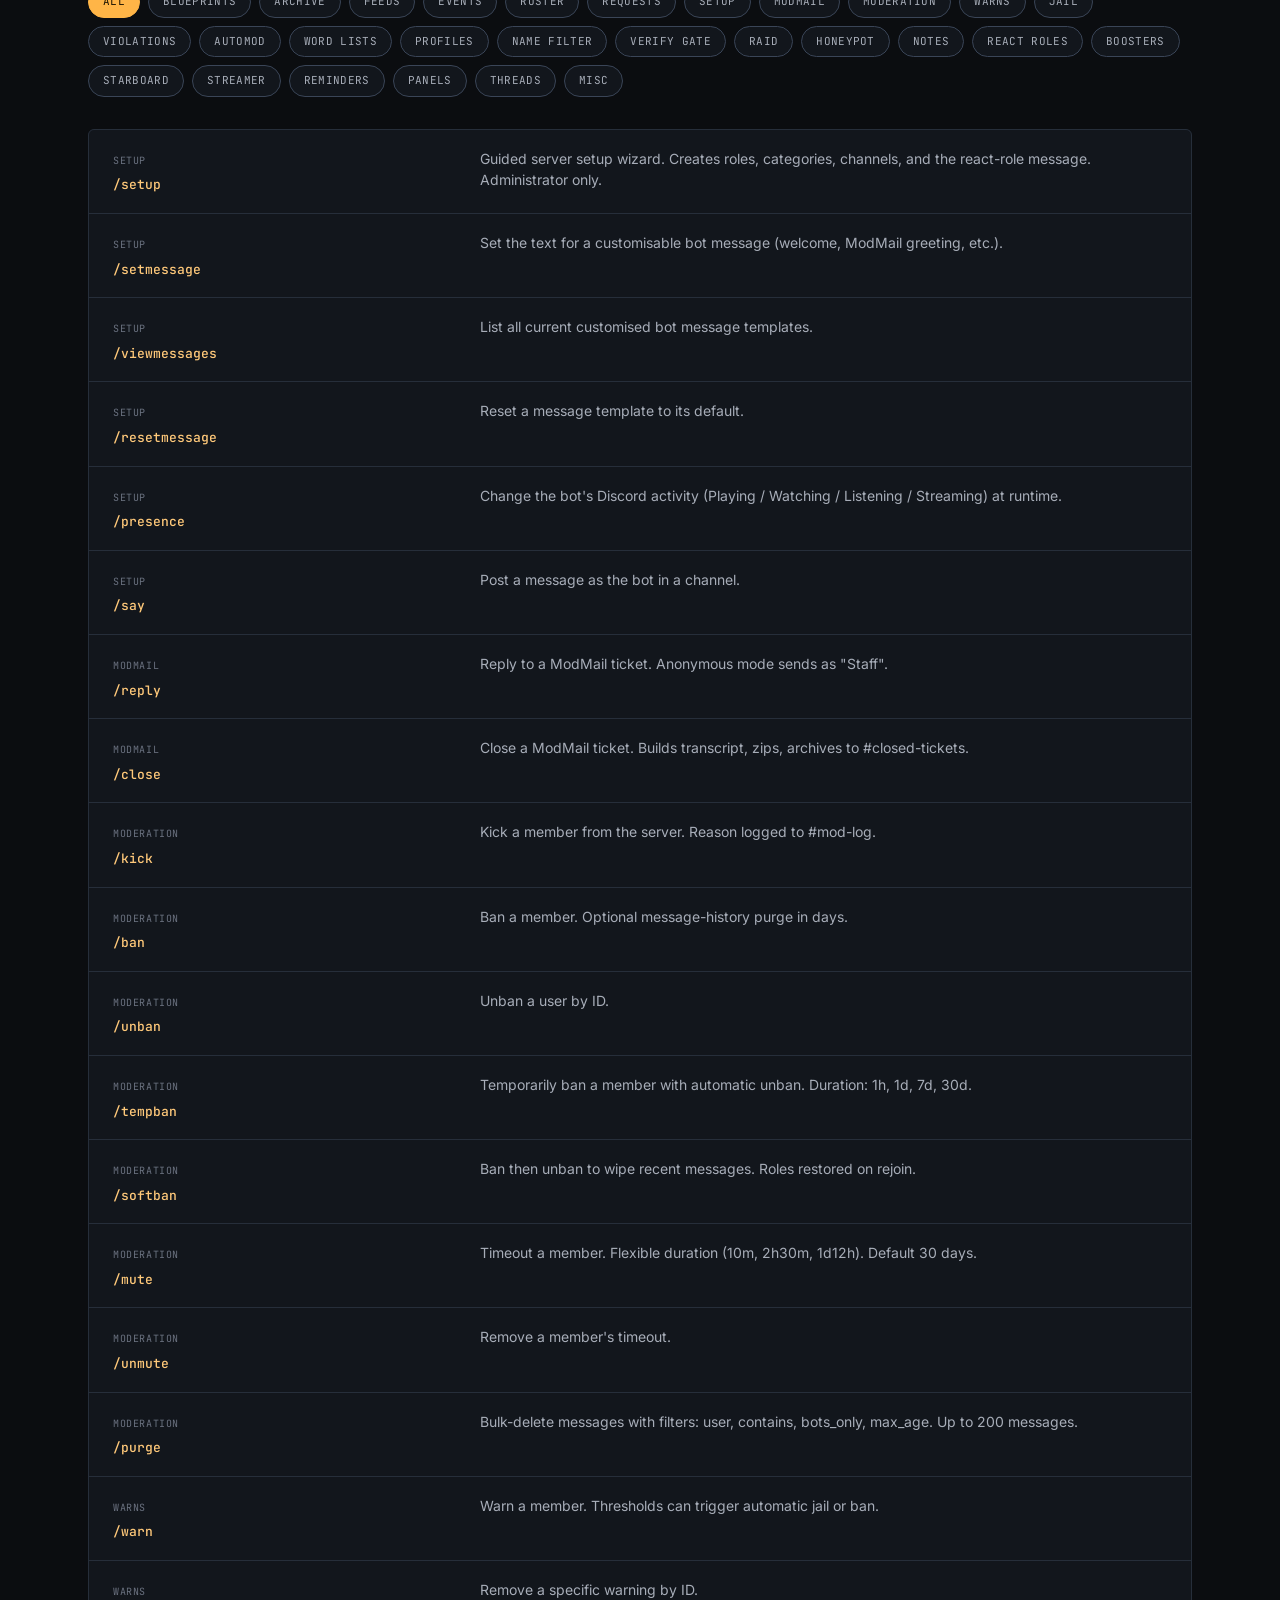
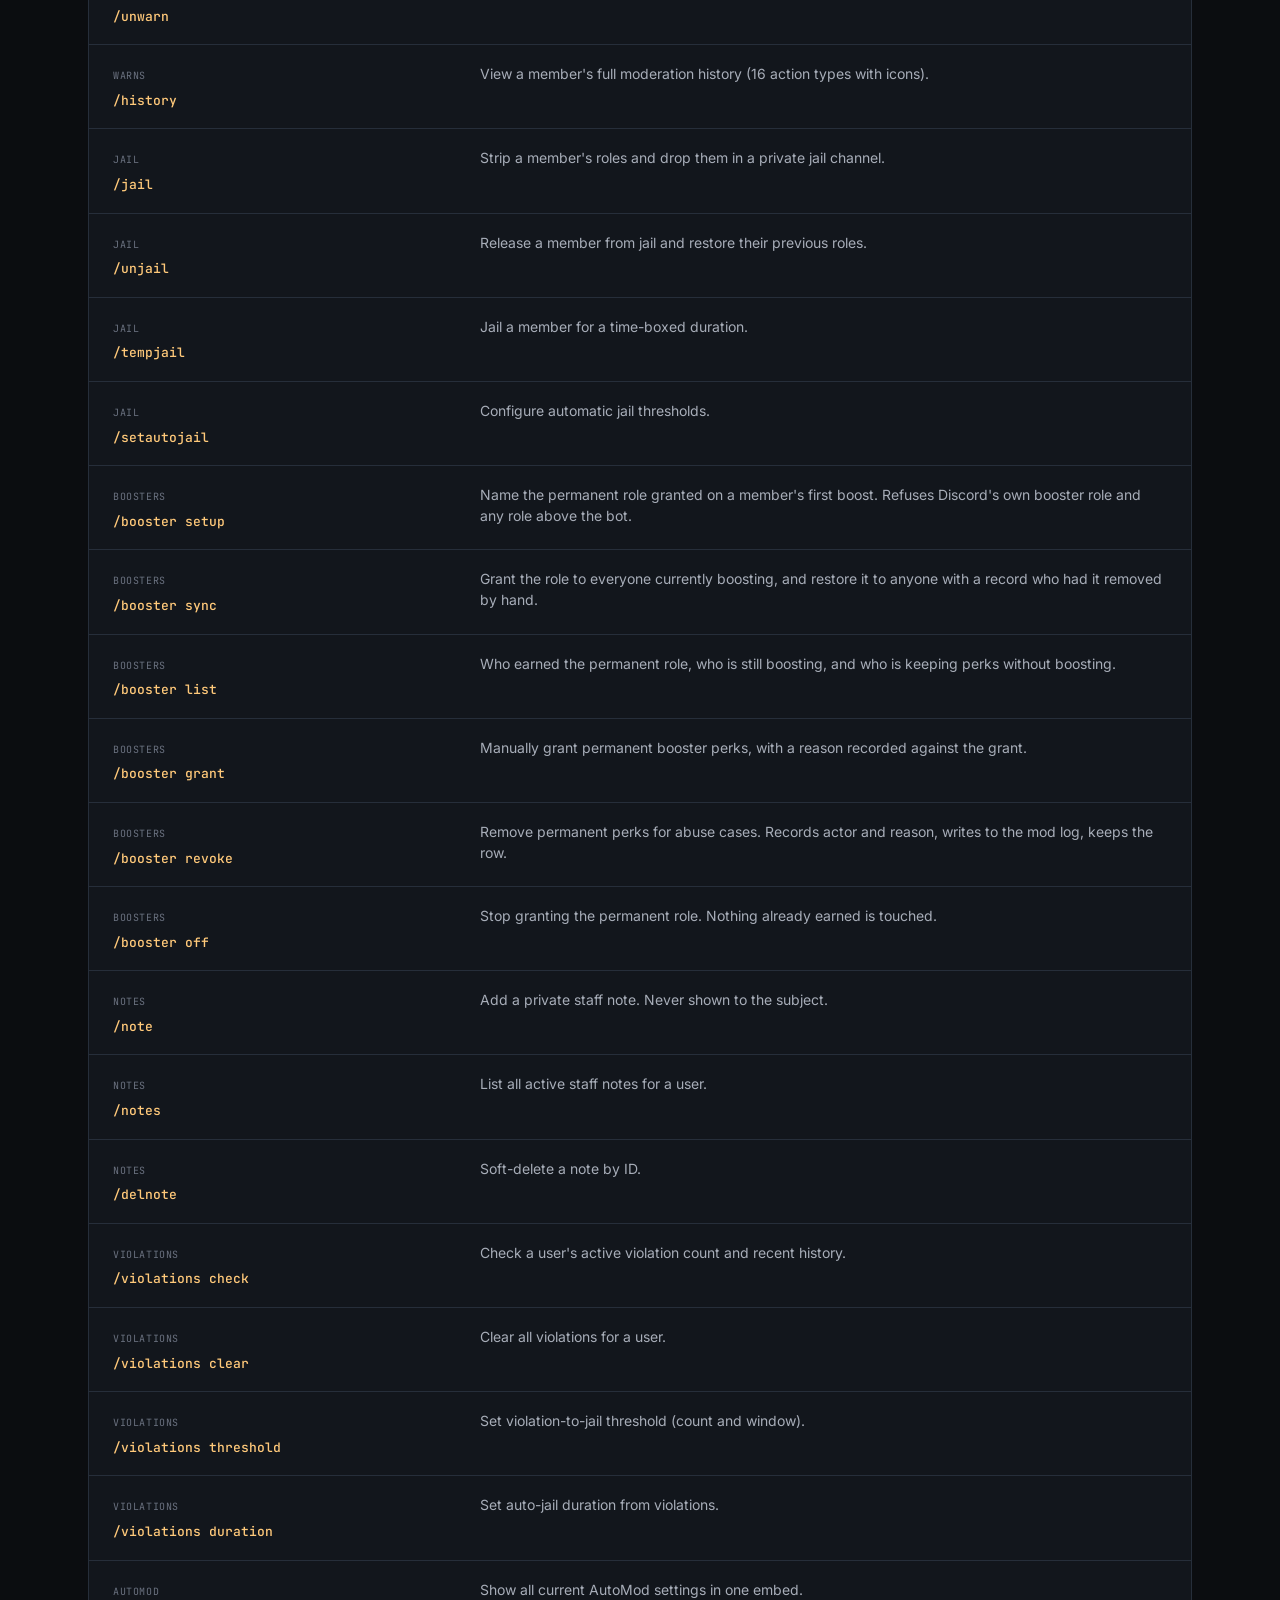
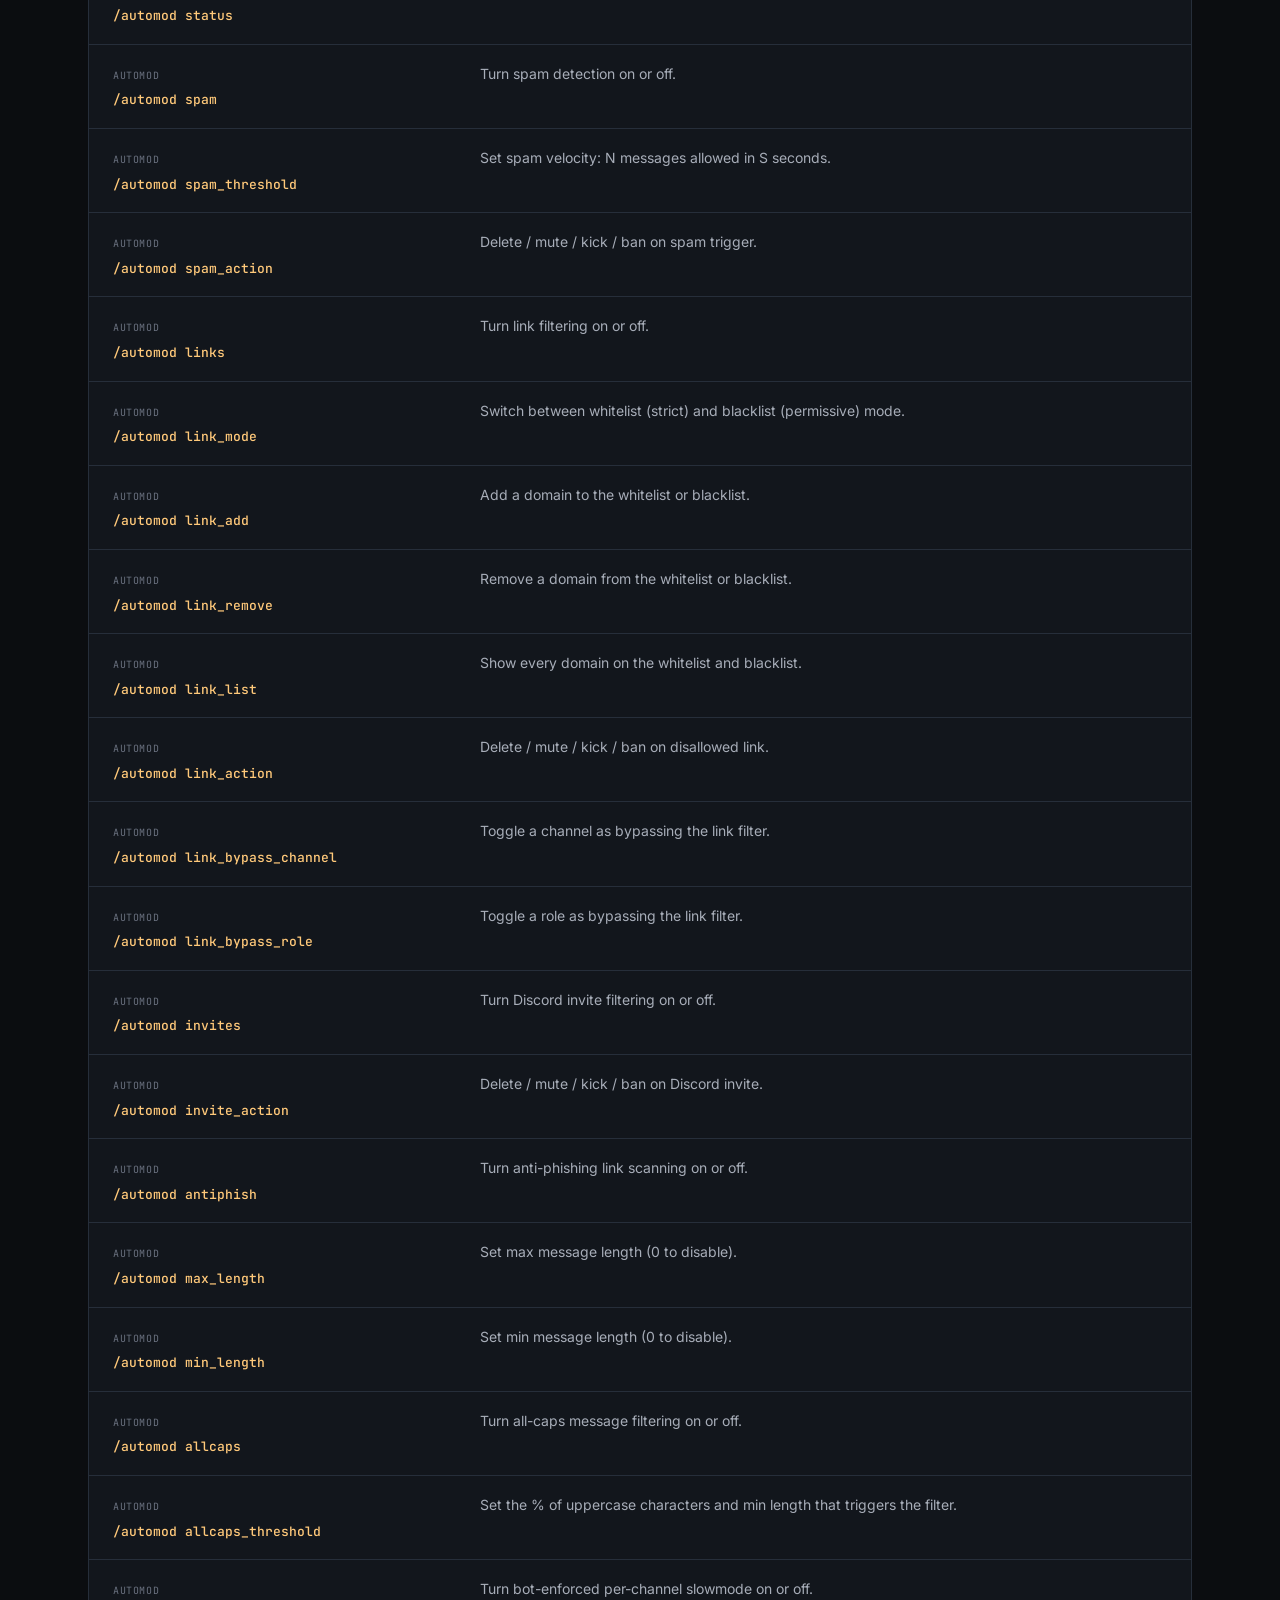
<file: docs/index.html>
<!DOCTYPE html>
<html lang="en">
<head>
  <meta charset="UTF-8">
  <meta name="viewport" content="width=device-width, initial-scale=1.0">
  <title>ModSuite v4.1 -- Discord community &amp; moderation platform</title>
  <meta name="description" content="ModSuite is a self-hosted, all-in-one Discord bot and web dashboard: violation engine, 8-filter automod pipeline, severity profiles, server blueprints, unified audit trail, message archive, and permanent booster rewards. Built by Hammond Digital Studios.">

  <link rel="preconnect" href="https://fonts.googleapis.com">
  <link rel="preconnect" href="https://fonts.gstatic.com" crossorigin>
  <link href="https://fonts.googleapis.com/css2?family=Inter:wght@400;500;600;700&family=Space+Grotesk:wght@400;500;600;700&family=JetBrains+Mono:wght@400;500;600&display=swap" rel="stylesheet">

  <link rel="stylesheet" href="styles.css">
</head>
<body>

<!-- ============ TOP BAR ============ -->
<header class="topbar">
  <div class="topbar-inner">
    <a href="#top" class="brand">
      <span class="brand-mark">&#9670;</span>
      <span class="brand-name">ModSuite</span>
      <span class="brand-version">v4.1</span>
    </a>
    <nav class="topbar-nav">
      <a href="#features">Features</a>
      <a href="#pipeline">Pipeline</a>
      <a href="#setup">Setup</a>
      <a href="#dashboard">Dashboard</a>
      <a href="#commands">Commands</a>
      <a href="#changelog">Changelog</a>
      <a href="https://github.com/GreyHammond/ModSuite" class="topbar-cta">GitHub &#8599;</a>
    </nav>
  </div>
</header>

<!-- ============ HERO ============ -->
<section id="top" class="hero">
  <div class="hero-grid">
    <div class="hero-content">
      <div class="hero-eyebrow">
        <span class="dot"></span>
        Hammond Digital Studios -- Community Ops
      </div>
      <h1 class="hero-title">
        A control room<br>
        for your Discord.
      </h1>
      <p class="hero-lede">
        ModSuite is a self-hosted Python bot, FastAPI backend, and web dashboard --
        one system for onboarding, ModMail, moderation, AutoMod, raid response,
        severity profiles, and content filtering. Configure it once. Manage it
        from Discord or the browser. Own your data.
      </p>
      <div class="hero-actions">
        <a href="#setup" class="btn btn-primary">Get started</a>
        <a href="https://github.com/GreyHammond/ModSuite" class="btn btn-secondary">View source</a>
      </div>
      <ul class="hero-stats">
        <li><span class="stat-num">34</span><span class="stat-label">cogs</span></li>
        <li><span class="stat-num">157</span><span class="stat-label">slash commands</span></li>
        <li><span class="stat-num">8</span><span class="stat-label">automod filters</span></li>
        <li><span class="stat-num">111</span><span class="stat-label">api endpoints</span></li>
      </ul>
    </div>

    <div class="console" aria-hidden="true">
      <div class="console-chrome">
        <div class="console-dots">
          <span></span><span></span><span></span>
        </div>
        <div class="console-title">VIOLATION ENGINE -- #mod-log -- live</div>
        <div class="console-status">
          <span class="pulse"></span>
          armed
        </div>
      </div>
      <div class="console-body" id="console-log"></div>
    </div>
  </div>
</section>

<!-- ============ HERO CARDS ============ -->
<section class="hero-cards">
  <div class="section-inner">
    <div class="card">
      <div class="card-icon">&#128302;</div>
      <h3>Violation Engine</h3>
      <p>Every automod trigger feeds named violations into a central counter. Hit the threshold and the user is jailed automatically. No manual intervention.</p>
    </div>
    <div class="card">
      <div class="card-icon">&#128736;</div>
      <h3>8-Filter Pipeline</h3>
      <p>Invites, links, phishing, word lists, message length, all-caps, slowmode, and spam -- in order, first match wins, all feed violations.</p>
    </div>
    <div class="card">
      <div class="card-icon">&#127899;</div>
      <h3>Severity Profiles</h3>
      <p>Switch between normal, strict, and raid modes instantly. The raid profile auto-activates during lockdown and restores when it lifts.</p>
    </div>
    <div class="card">
      <div class="card-icon">&#128232;</div>
      <h3>ModMail</h3>
      <p>DMs become private staff channels. Reply as yourself or as "Staff". Close a ticket and it archives itself, zipped and dated.</p>
    </div>
    <div class="card">
      <div class="card-icon">&#128680;</div>
      <h3>Raid Response</h3>
      <p>Detect a join flood, lock the server, raise verification, ban new joiners, switch to raid profile, auto-unlock and restore everything.</p>
    </div>
    <div class="card">
      <div class="card-icon">&#128421;</div>
      <h3>Web Dashboard</h3>
      <p>Vanilla-JS SPA on a FastAPI backend. 111 endpoints, 13-row AutoMod status card, 19 activity feed types. No build step. No framework tax.</p>
    </div>
  </div>
</section>

<!-- ============ PIPELINE ============ -->
<section id="pipeline" class="features">
  <div class="section-inner">
    <div class="section-header">
      <div class="section-eyebrow">01 -- The engine</div>
      <h2>Every message passes through eight filters.</h2>
      <p class="section-lede">
        First match stops the chain. All feed violations. Violations escalate to jail.
        Raids escalate to ban. The violation engine is the foundation -- everything plugs into it.
      </p>
    </div>

    <div class="feature-grid pipeline-grid">
      <article class="feature pipeline-step">
        <header><span class="feature-num">01</span><h3>Invite filter</h3></header>
        <p>Blocks Discord invite links. Toggle with <code>/automod invites</code>.</p>
      </article>
      <article class="feature pipeline-step">
        <header><span class="feature-num">02</span><h3>Link filter</h3></header>
        <p>Domain whitelist/blacklist with subdomain matching and per-role/channel bypass.</p>
      </article>
      <article class="feature pipeline-step">
        <header><span class="feature-num">03</span><h3>Anti-phishing</h3></header>
        <p>Every URL checked against a live phishing database in real time. Fails open on timeout.</p>
      </article>
      <article class="feature pipeline-step">
        <header><span class="feature-num">04</span><h3>Word lists</h3></header>
        <p>Named deny lists. Whole-word for singles, substring for phrases. <code>/wordlist</code> group.</p>
      </article>
      <article class="feature pipeline-step">
        <header><span class="feature-num">05</span><h3>Message length</h3></header>
        <p>Min and max character thresholds. Empty messages (attachments only) skip min check.</p>
      </article>
      <article class="feature pipeline-step">
        <header><span class="feature-num">06</span><h3>All-caps filter</h3></header>
        <p>Configurable percentage threshold (default 70%). Ignores short messages.</p>
      </article>
      <article class="feature pipeline-step">
        <header><span class="feature-num">07</span><h3>Slowmode</h3></header>
        <p>Bot-enforced per-channel rate limit. Independent of Discord's built-in slowmode.</p>
      </article>
      <article class="feature pipeline-step">
        <header><span class="feature-num">08</span><h3>Spam detection</h3></header>
        <p>Message velocity, duplicate detection, mass mentions, emoji floods.</p>
      </article>
    </div>
  </div>
</section>

<!-- ============ FEATURES ============ -->
<section id="features" class="features">
  <div class="section-inner">
    <div class="section-header">
      <div class="section-eyebrow">02 -- Capabilities</div>
      <h2>Everything your mod team needs, together.</h2>
      <p class="section-lede">
        ModSuite replaces the usual bot stack -- Carl-bot, Wick, MEE6, Dyno --
        with one process you host, one database you back up, one dashboard you open.
      </p>
    </div>

    <div class="feature-grid">
      <article class="feature">
        <header><span class="feature-num">&#9656;</span><h3>Violation Engine <span class="badge-new">v2.6</span></h3></header>
        <ul>
          <li>Central escalation pipeline -- all automod triggers feed named violations</li>
          <li>Configurable threshold + sliding time window per guild</li>
          <li>Auto-jail at threshold. 30-day retention with cleanup loop</li>
          <li><code>/violations check</code>, <code>clear</code>, <code>threshold</code>, <code>duration</code></li>
        </ul>
      </article>

      <article class="feature">
        <header><span class="feature-num">&#9656;</span><h3>Severity Profiles <span class="badge-new">v2.9</span></h3></header>
        <ul>
          <li>Three built-in: <strong>normal</strong>, <strong>strict</strong>, <strong>raid</strong></li>
          <li>Custom profiles via <code>/profile create</code></li>
          <li>Instant switching -- no restart needed</li>
          <li>Raid profile auto-activates on lockdown, restores on unlock</li>
        </ul>
      </article>

      <article class="feature">
        <header><span class="feature-num">&#9656;</span><h3>Role Persistence <span class="badge-new">v2.6</span></h3></header>
        <ul>
          <li>Roles saved on leave, restored on rejoin (kicks, leaves, softbans)</li>
          <li>Banned users get a fresh start -- no role restore after unban</li>
          <li>Ban detection via mod_logs history</li>
          <li>Configurable toggle in <code>/setup</code></li>
        </ul>
      </article>

      <article class="feature">
        <header><span class="feature-num">&#9656;</span><h3>Name Filter <span class="badge-new">v4.0</span></h3></header>
        <ul>
          <li>Checks display names on join and nickname change</li>
          <li>Unicode confusable normalization (Cyrillic, l33tspeak, fullwidth)</li>
          <li>Actions: log, kick, or ban</li>
          <li><code>/namefilter</code> command group (6 subcommands)</li>
        </ul>
      </article>

      <article class="feature">
        <header><span class="feature-num">&#9656;</span><h3>Verification Gate <span class="badge-new">v4.0</span></h3></header>
        <ul>
          <li>React-to-verify: new members gain a role by reacting</li>
          <li>Configurable role, channel, and emoji</li>
          <li><code>/verifygate post</code> creates the verification message</li>
          <li>One click for members, zero effort for staff</li>
        </ul>
      </article>

      <article class="feature">
        <header><span class="feature-num">&#9656;</span><h3>Moderation</h3></header>
        <ul>
          <li><code>/kick</code>, <code>/ban</code>, <code>/tempban</code>, <code>/softban</code>, <code>/mute</code></li>
          <li>Warning system with auto-jail / auto-ban thresholds</li>
          <li><code>/jail</code> strips roles, restores on release</li>
          <li>Advanced <code>/purge</code> with user/contains/age/bot filters</li>
        </ul>
      </article>

      <article class="feature">
        <header><span class="feature-num">&#9656;</span><h3>Server Blueprints</h3></header>
        <ul>
          <li>Roles, categories, channels, and permissions described in JSON</li>
          <li><code>/blueprint preview</code> shows the full plan and changes nothing</li>
          <li>Additive and idempotent -- nothing is ever deleted, existing items are skipped</li>
          <li><code>/blueprint export</code> snapshots a live server back to a file</li>
        </ul>
      </article>

      <article class="feature">
        <header><span class="feature-num">&#9656;</span><h3>Audit Trail</h3></header>
        <ul>
          <li>Dashboard requests and slash commands in one timeline</li>
          <li>Actor, target, payload, status, and IP on every entry</li>
          <li>Failures and permission-denied commands recorded, not dropped</li>
          <li>Secrets redacted; purge enforces a 7-day floor</li>
        </ul>
      </article>

      <article class="feature">
        <header><span class="feature-num">&#9656;</span><h3>Message Archive</h3></header>
        <ul>
          <li>Public messages retained with edits and full revision history</li>
          <li>Deleted messages reposted to a private channel with attachments</li>
          <li>Retention loop purges rows and vault files together</li>
          <li>Attachments served behind authentication, never a public mount</li>
        </ul>
      </article>

      <article class="feature">
        <header><span class="feature-num">&#9656;</span><h3>Feeds &amp; Events</h3></header>
        <ul>
          <li>Any RSS or Atom feed, with an optional thread per item</li>
          <li>Falls back to <code>curl</code> when a host fingerprints the TLS handshake</li>
          <li>Recurring events by rule or by an approved list of dates</li>
          <li>Per-occurrence <code>/meeting cancel</code>, <code>move</code>, and <code>restore</code></li>
        </ul>
      </article>

      <article class="feature">
        <header><span class="feature-num">&#9656;</span><h3>ModMail</h3></header>
        <ul>
          <li>DMs open a private ticket channel automatically</li>
          <li>Reply as staff or anonymous. Close builds transcript ZIP</li>
          <li>Reply and close from the web dashboard too</li>
          <li>Persistent Reply / Close buttons on every ticket</li>
        </ul>
      </article>

      <article class="feature">
        <header><span class="feature-num">&#9656;</span><h3>Raid Response</h3></header>
        <ul>
          <li>Join velocity auto-triggers full lockdown + raid profile</li>
          <li>Verification level auto-raised, restored on unlock</li>
          <li>Active-raid joiners auto-banned (default, configurable to kick)</li>
          <li>Raid bans logged to mod_logs for role persistence</li>
        </ul>
      </article>

      <article class="feature">
        <header><span class="feature-num">&#9656;</span><h3>Web Dashboard</h3></header>
        <ul>
          <li>13-row AutoMod status card, 19 activity feed types</li>
          <li>Warns, notes, tickets, mod-logs -- all with inline editing</li>
          <li>Configuration editor for 120+ settings</li>
          <li>39 API endpoints, Swagger at <code>/docs</code></li>
        </ul>
      </article>

      <article class="feature">
        <header><span class="feature-num">&#9656;</span><h3>Setup Hub</h3></header>
        <ul>
          <li>15 buttons across 5 rows, 13 configuration panels</li>
          <li>Every setting reachable from menus -- no CLI needed</li>
          <li>Violations, Content Filters, Profiles, Name Filter, Verify Gate</li>
          <li>One-click install creates all roles, channels, and categories</li>
        </ul>
      </article>

      <article class="feature">
        <header><span class="feature-num">&#9656;</span><h3>Notes, History &amp; Reports</h3></header>
        <ul>
          <li>Private staff notes, user-submitted reports</li>
          <li><code>/history</code> -- 16 action types with icons</li>
          <li>Unified per-user moderation timeline</li>
          <li>CSV export from the dashboard</li>
        </ul>
      </article>

      <article class="feature">
        <header><span class="feature-num">&#9656;</span><h3>Booster Rewards <span class="badge-new">v4.1</span></h3></header>
        <ul>
          <li>A <strong>separate, permanent role</strong> granted on a member's first boost</li>
          <li>Discord strips its own booster role the moment someone stops -- this one stays</li>
          <li>The database row is the source of truth, so the role is restored on rejoin</li>
          <li>Backfill current boosters, manual grant, audited revoke for abuse cases</li>
        </ul>
      </article>
      <article class="feature">
        <header><span class="feature-num">&#9656;</span><h3>Community</h3></header>
        <ul>
          <li>Multi-emoji starboard with configurable threshold</li>
          <li>Streamer tracking with go-live alerts (Twitch)</li>
          <li>Personal reminders with timezone support</li>
          <li>React-role menus, honeypot channels, forum thread deletion</li>
        </ul>
      </article>
    </div>
  </div>
</section>

<!-- ============ SETUP GUIDE ============ -->
<section id="setup" class="setup">
  <div class="section-inner">
    <div class="section-header">
      <div class="section-eyebrow">03 -- Getting started</div>
      <h2>Six steps to a running server.</h2>
      <p class="section-lede">
        Python 3.11+, a Discord bot token, and a few minutes. That's the shopping list.
      </p>
    </div>

    <ol class="steps">
      <li class="step">
        <div class="step-num">01</div>
        <div class="step-body">
          <h3>Create a Discord application</h3>
          <p>Go to the <a href="https://discord.com/developers/applications" target="_blank" rel="noopener">Discord Developer Portal</a>, create a new application, and add a bot. Copy the token.</p>
          <p>Under <strong>Bot > Privileged Gateway Intents</strong>, enable <strong>Server Members Intent</strong> and <strong>Message Content Intent</strong>.</p>
        </div>
      </li>
      <li class="step">
        <div class="step-num">02</div>
        <div class="step-body">
          <h3>Clone &amp; install</h3>
          <pre class="code" data-copy><code>git clone https://github.com/GreyHammond/ModSuite.git
cd ModSuite
python -m venv venv
source venv/bin/activate
pip install -r requirements.txt</code></pre>
        </div>
      </li>
      <li class="step">
        <div class="step-num">03</div>
        <div class="step-body">
          <h3>Configure environment</h3>
          <pre class="code" data-copy><code>cp .env.example .env
# Edit .env -- at minimum set DISCORD_TOKEN
# Optional: CORS_ORIGINS, API_HOST, API_PORT, Twitch keys, OAuth2</code></pre>
          <p>That is enough to run the bot and open the dashboard on the same machine. To reach it from anywhere else, see <a href="#dashboard">connecting the dashboard</a> below.</p>
        </div>
      </li>
      <li class="step">
        <div class="step-num">04</div>
        <div class="step-body">
          <h3>Invite the bot with Administrator</h3>
          <p>ModSuite creates roles, categories, and channels during <code>/setup</code>, so it needs <strong>Administrator</strong>. Generate the invite from Developer Portal > OAuth2 > URL Generator.</p>
        </div>
      </li>
      <li class="step">
        <div class="step-num">05</div>
        <div class="step-body">
          <h3>Run the bot</h3>
          <pre class="code" data-copy><code>python bot.py</code></pre>
          <p>The API starts automatically. Database auto-creates and auto-migrates on every startup.</p>
        </div>
      </li>
      <li class="step">
        <div class="step-num">06</div>
        <div class="step-body">
          <h3>Run <code>/setup</code> in your server</h3>
          <p>As a server admin, run <code>/setup</code>. Click <strong>Run Setup</strong> -- creates all default roles, channels, categories, and react-role messages. Then explore the 13 configuration panels to dial in your preferences.</p>
        </div>
      </li>
    </ol>
  </div>
</section>

<!-- ============ DASHBOARD / NETWORKING ============ -->
<section id="dashboard" class="setup">
  <div class="section-inner">
    <div class="section-header">
      <div class="section-eyebrow">04 -- Connecting the dashboard</div>
      <h2>Getting the browser talking to the bot.</h2>
      <p class="section-lede">
        The dashboard is served by the same process as the bot. Locally it just works.
        Everything below is about reaching it from somewhere else -- which is where
        CORS, the OAuth redirect, and two separate firewalls all get a vote.
      </p>
    </div>

    <ol class="steps">
      <li class="step">
        <div class="step-num">01</div>
        <div class="step-body">
          <h3>Local first -- confirm it works before you open anything</h3>
          <p>With the bot running, open <code>http://localhost:8000</code> on the same machine.
          If that fails, nothing about firewalls or CORS will fix it -- check the startup log first.</p>
          <pre class="code" data-copy><code>API_HOST=0.0.0.0
API_PORT=8000
DISCORD_REDIRECT_URI=http://localhost:8000/auth/callback</code></pre>
          <p>Localhost origins are always allowed, so <code>CORS_ORIGINS</code> can stay empty here.</p>
        </div>
      </li>

      <li class="step">
        <div class="step-num">02</div>
        <div class="step-body">
          <h3>Open the port -- in two places, not one</h3>
          <p>On a cloud host there are two firewalls between you and port 8000, and both have to allow it.
          Opening only the provider one is the single most common reason the page never loads.</p>
          <p><strong>Host firewall</strong></p>
          <pre class="code" data-copy><code># Ubuntu / Debian
sudo ufw allow 8000/tcp

# RHEL / Fedora / Alma
sudo firewall-cmd --add-port=8000/tcp --permanent &amp;&amp; sudo firewall-cmd --reload

# Raw iptables (Oracle Cloud images need this even with ufw installed)
sudo iptables -I INPUT 6 -m state --state NEW -p tcp --dport 8000 -j ACCEPT
sudo netfilter-persistent save</code></pre>
          <p><strong>Provider firewall</strong> -- ingress on TCP 8000 from <code>0.0.0.0/0</code>:</p>
          <ul class="plain">
            <li><strong>Oracle Cloud</strong> -- Networking &rsaquo; VCN &rsaquo; Security Lists &rsaquo; Default &rsaquo; Add Ingress Rule</li>
            <li><strong>AWS</strong> -- EC2 &rsaquo; Security Groups &rsaquo; Inbound rules</li>
            <li><strong>Google Cloud</strong> -- VPC network &rsaquo; Firewall &rsaquo; Create firewall rule</li>
            <li><strong>Azure</strong> -- Network security group &rsaquo; Inbound security rules</li>
            <li><strong>DigitalOcean / Vultr / Linode / Hetzner</strong> -- Cloud Firewall in the control panel, if you created one</li>
          </ul>
          <p>Self-hosting at home? Skip all of this and tunnel instead -- nothing gets published to the internet:</p>
          <pre class="code" data-copy><code>ssh -L 8000:localhost:8000 user@your-host</code></pre>
        </div>
      </li>

      <li class="step">
        <div class="step-num">03</div>
        <div class="step-body">
          <h3>CORS and the redirect URI</h3>
          <p>These two are the ones that bite. The browser refuses a cross-origin API call unless the
          origin is listed, and Discord refuses the login unless the redirect matches what is registered
          <em>character for character</em>.</p>
          <pre class="code" data-copy><code>DISCORD_REDIRECT_URI=http://YOUR_IP_OR_DOMAIN:8000/auth/callback
CORS_ORIGINS=http://YOUR_IP_OR_DOMAIN:8000
MODSUITE_GUILD_ID=your_server_id</code></pre>
          <p>Then add that exact redirect URI in the Developer Portal under
          <strong>OAuth2 &rsaquo; Redirects</strong>. A trailing slash, a missing port, or
          <code>http</code> where you registered <code>https</code> all count as different URIs.</p>
          <p><code>CORS_ORIGINS</code> is an <em>origin</em> -- scheme, host, and port, with no path
          and no trailing slash. <code>http://1.2.3.4:8000</code> is right;
          <code>http://1.2.3.4:8000/</code> and <code>1.2.3.4</code> are not. Multiple origins are
          comma-separated.</p>
        </div>
      </li>

      <li class="step">
        <div class="step-num">04</div>
        <div class="step-body">
          <h3>Lock down who can log in</h3>
          <pre class="code" data-copy><code>DASHBOARD_ALLOWED_ROLES=&lt;Editor role ID&gt;,&lt;Moderator role ID&gt;</code></pre>
          <p>Leave it blank and <strong>any member of the guild</strong> can reach the dashboard.
          Set it before you go live, not after.</p>
        </div>
      </li>

      <li class="step">
        <div class="step-num">05</div>
        <div class="step-body">
          <h3>Put HTTPS in front of it</h3>
          <p>Bare <code>http://IP:8000</code> sends the session cookie in the clear. If the dashboard is
          reachable from the internet, terminate TLS in a reverse proxy. With a domain pointed at the
          host, Caddy handles the certificate itself:</p>
          <pre class="code" data-copy><code># /etc/caddy/Caddyfile
modsuite.example.com {
    reverse_proxy localhost:8000
}</code></pre>
          <p>Then bind the app to loopback, close 8000 to the outside, and update all three URLs --
          including the one in the Developer Portal:</p>
          <pre class="code" data-copy><code>API_HOST=127.0.0.1
DISCORD_REDIRECT_URI=https://modsuite.example.com/auth/callback
CORS_ORIGINS=https://modsuite.example.com</code></pre>
        </div>
      </li>
    </ol>

    <div class="section-header" style="margin-top:3rem">
      <h3>When it does not work</h3>
    </div>
    <div class="feature-grid">
      <article class="feature">
        <header><span class="feature-num">&#9656;</span><h3>Page never loads, request just hangs</h3></header>
        <ul>
          <li>A firewall is dropping the packet -- almost always the host one, since the provider rule is the one people remember</li>
          <li>Confirm the process is listening: <code>ss -tlnp | grep 8000</code></li>
          <li>Check <code>API_HOST</code> is <code>0.0.0.0</code> and not <code>127.0.0.1</code></li>
        </ul>
      </article>
      <article class="feature">
        <header><span class="feature-num">&#9656;</span><h3>Blocked by CORS policy</h3></header>
        <ul>
          <li>The origin in the browser bar is not in <code>CORS_ORIGINS</code></li>
          <li>Check for a trailing slash, a missing port, or <code>https</code> vs <code>http</code></li>
          <li>Reaching it by IP when you listed the domain counts as a different origin</li>
          <li>Restart the process -- <code>.env</code> is read at startup</li>
        </ul>
      </article>
      <article class="feature">
        <header><span class="feature-num">&#9656;</span><h3>Invalid OAuth2 redirect_uri</h3></header>
        <ul>
          <li><code>DISCORD_REDIRECT_URI</code> and the portal entry differ somewhere</li>
          <li>Compare them character by character, including the port and <code>/auth/callback</code></li>
          <li>Behind a proxy the browser sees <code>https</code> on 443 -- register that, not <code>:8000</code></li>
        </ul>
      </article>
      <article class="feature">
        <header><span class="feature-num">&#9656;</span><h3>Login works, then 403</h3></header>
        <ul>
          <li>Your account does not hold a role in <code>DASHBOARD_ALLOWED_ROLES</code></li>
          <li><code>MODSUITE_GUILD_ID</code> points at a different server than the one you are in</li>
          <li>Role IDs, not role names -- enable Developer Mode and copy the ID</li>
        </ul>
      </article>
    </div>
  </div>
</section>

<!-- ============ COMMANDS ============ -->
<section id="commands" class="commands">
  <div class="section-inner">
    <div class="section-header">
      <div class="section-eyebrow">05 -- Command reference</div>
      <h2>Every slash command in ModSuite.</h2>
      <p class="section-lede">
        Search or filter by category. <span id="cmd-count">157 commands</span> across 28 categories.
      </p>
    </div>

    <div class="commands-controls">
      <input type="search" id="cmd-search" placeholder="Search commands, descriptions, or categories..." autocomplete="off">
      <div class="filter-chips" id="cmd-filters">
        <button class="chip active" data-cat="all">All</button>
        <button class="chip" data-cat="blueprint">Blueprints</button>
        <button class="chip" data-cat="archive">Archive</button>
        <button class="chip" data-cat="feeds">Feeds</button>
        <button class="chip" data-cat="events">Events</button>
        <button class="chip" data-cat="roster">Roster</button>
        <button class="chip" data-cat="requests">Requests</button>
        <button class="chip" data-cat="setup">Setup</button>
        <button class="chip" data-cat="modmail">ModMail</button>
        <button class="chip" data-cat="moderation">Moderation</button>
        <button class="chip" data-cat="warns">Warns</button>
        <button class="chip" data-cat="jail">Jail</button>
        <button class="chip" data-cat="violations">Violations</button>
        <button class="chip" data-cat="automod">AutoMod</button>
        <button class="chip" data-cat="wordlist">Word Lists</button>
        <button class="chip" data-cat="profiles">Profiles</button>
        <button class="chip" data-cat="namefilter">Name Filter</button>
        <button class="chip" data-cat="verifygate">Verify Gate</button>
        <button class="chip" data-cat="raid">Raid</button>
        <button class="chip" data-cat="honeypot">Honeypot</button>
        <button class="chip" data-cat="notes">Notes</button>
        <button class="chip" data-cat="reactrole">React Roles</button>
        <button class="chip" data-cat="boosters">Boosters</button>
        <button class="chip" data-cat="starboard">Starboard</button>
        <button class="chip" data-cat="streamer">Streamer</button>
        <button class="chip" data-cat="reminders">Reminders</button>
        <button class="chip" data-cat="panels">Panels</button>
        <button class="chip" data-cat="threads">Threads</button>
        <button class="chip" data-cat="misc">Misc</button>
      </div>
    </div>

    <div class="commands-list" id="commands-list"></div>
    <p class="commands-empty" id="commands-empty" hidden>No commands match that search.</p>
  </div>
</section>

<!-- ============ CHANGELOG ============ -->
<section id="changelog" class="changelog">
  <div class="section-inner">
    <div class="section-header">
      <div class="section-eyebrow">06 -- Release history</div>
      <h2>Changelog.</h2>
    </div>
    <div class="release">
      <div class="release-header">
        <span class="release-version">v4.1.0</span>
        <span class="release-date">August 2026</span>
      </div>
      <div class="release-body">
        <h4>Legacy booster rewards</h4>
        <ul>
          <li>Discord removes its own booster role the instant someone stops boosting, and every perk hung off it goes with it. ModSuite grants a <strong>separate, permanent role</strong> on a member's first boost instead.</li>
          <li><strong>The database row is the source of truth, not the Discord role.</strong> Roles are lost when a member leaves the server, so a record-free implementation would quietly break the promise for anyone who left and came back. <code>on_member_join</code> re-applies it.</li>
          <li><code>/booster setup</code> refuses two roles: Discord's own booster role, which is the exact thing being worked around, and any role above the bot's own, which it could never assign.</li>
          <li><code>/booster sync</code> backfills current boosters and restores the role to anyone whose record exists but whose role was removed by hand.</li>
          <li><code>/booster revoke</code> records an actor and a reason and writes to the mod log rather than deleting the row. <code>/booster off</code> stops future grants without touching what was already earned.</li>
        </ul>
        <h4>Dashboard &amp; API</h4>
        <ul>
          <li>New <strong>Legacy Booster Rewards</strong> configuration section.</li>
          <li><code>GET /boosters</code>, <code>POST /boosters/sync</code>, <code>DELETE /boosters/{user_id}</code>.</li>
        </ul>
        <h4>Verified</h4>
        <ul>
          <li>First boost grants and records; stopping boosting changes nothing; re-boosting does not create a duplicate; leaving and rejoining restores the role; a revoked member is not restored on rejoin; a disabled guild does nothing.</li>
        </ul>
      </div>
    </div>

    <div class="release">
      <div class="release-header">
        <span class="release-version">v4.0.0</span>
        <span class="release-date">August 2026</span>
      </div>
      <div class="release-body">
        <h4>Unified audit trail</h4>
        <ul>
          <li>Every dashboard mutation and every slash command in one timeline, with actor, target, payload, and result.</li>
          <li>Captured as middleware and a global listener rather than per-route, so anything added later cannot forget to log.</li>
          <li>Failures and permission-denied commands recorded. Secrets redacted. Purge enforces a 7-day floor.</li>
        </ul>
        <h4>Dashboard parity</h4>
        <ul>
          <li>Every editable config column now has an editor, verified programmatically against the schema. 96 keys across 23 sections.</li>
          <li>New pages: Blueprints, Archive, Audit Trail, Requests, Feeds &amp; Events.</li>
          <li>Branding configurable from the environment, so a deployment can be white-labelled without touching code.</li>
        </ul>
        <h4>Fixed</h4>
        <ul>
          <li><strong>The dashboard version was hardcoded</strong> and had read v2.0.0 for four releases. One constant now, returned by <code>/health</code>.</li>
          <li><strong>Private channels could be created publicly visible</strong>: passing channel overwrites replaces the category's set instead of merging with it.</li>
          <li><strong>Explicit <code>send_messages</code> allows defeated the mute role</strong>, since an allow on any role beats a deny on any other regardless of position.</li>
          <li>Dashboard routes attributed actions to a literal &quot;Dashboard&quot; rather than the authenticated user.</li>
        </ul>
      </div>
    </div>

    <div class="release">
      <div class="release-header">
        <span class="release-version">v3.9.0</span>
        <span class="release-date">August 2026</span>
      </div>
      <div class="release-body">
        <h4>Multi-platform stream alerts</h4>
        <ul>
          <li>Twitch, YouTube, Kick, and Rumble behind one provider interface. Only Twitch needs credentials.</li>
          <li>YouTube live status read from the channel's <code>/live</code> page; the Data API's search endpoint would exceed the daily quota tenfold on one channel.</li>
          <li>Providers fail closed, so one platform going down never stalls the rest.</li>
        </ul>
        <h4>Feeds, events, and roster</h4>
        <ul>
          <li>RSS and Atom feeds with an optional thread per item, falling back to <code>curl</code> when a host fingerprints the TLS handshake.</li>
          <li>Recurring events by rule or by an approved list of dates, with per-occurrence cancel, move, and restore.</li>
          <li>Membership roster generated from role holders and republished automatically on change.</li>
        </ul>
      </div>
    </div>

    <div class="release">
      <div class="release-header">
        <span class="release-version">v3.8.0</span>
        <span class="release-date">August 2026</span>
      </div>
      <div class="release-body">
        <h4>Mute that actually works</h4>
        <ul>
          <li><strong>Permanent mute lapsed at 28 days</strong> because Discord's native timeout caps there. A mute role is now the enforcement authority.</li>
          <li><code>/mute-setup</code> creates the role and applies deny overwrites across every category.</li>
          <li>Leaving and rejoining was a one-click bypass; the role is now re-applied on join.</li>
        </ul>
        <h4>Transparency and tracking</h4>
        <ul>
          <li><code>/public-modlog</code> posts every mute, jail, kick, and ban with a reason to a channel members can read. Warnings stay private.</li>
          <li>Records request tracker with business-day deadlines, configurable response window, extension length, and holiday calendar.</li>
        </ul>
      </div>
    </div>

    <div class="release">
      <div class="release-header">
        <span class="release-version">v3.7.0</span>
        <span class="release-date">August 2026</span>
      </div>
      <div class="release-body">
        <h4>Message archive</h4>
        <ul>
          <li>Public messages retained with edit history and deletion recovery, including bulk deletes.</li>
          <li>Deleted messages reposted to a private channel with their attachments.</li>
          <li>Retention loop purges rows and vault files together. Attachments served behind authentication with a path-traversal guard.</li>
          <li>Scope defaults to public channels only; ModMail and staff categories are excluded.</li>
        </ul>
      </div>
    </div>

    <div class="release">
      <div class="release-header">
        <span class="release-version">v3.6.0</span>
        <span class="release-date">August 2026</span>
      </div>
      <div class="release-body">
        <h4>Server blueprints</h4>
        <ul>
          <li>Roles, categories, channels, and permission overwrites described in JSON.</li>
          <li><code>/blueprint preview</code> shows the full plan and changes nothing.</li>
          <li>Additive and idempotent: matching is by name, existing items are skipped, nothing is ever deleted.</li>
          <li><code>/blueprint export</code> snapshots a live server back to a file.</li>
        </ul>
      </div>
    </div>

    <div class="release">
      <div class="release-header">
        <span class="release-version">v3.5.2</span>
        <span class="release-date">August 2026</span>
      </div>
      <div class="release-body">
        <h4>Fixed</h4>
        <ul>
          <li><code>requirements.txt</code> was missing <code>httpx</code>, <code>pydantic</code>, and <code>starlette</code>. All three are imported directly; a clean venv crashed on startup.</li>
        </ul>
      </div>
    </div>

    <div class="release">
      <div class="release-header">
        <h3>v4.0</h3>
        <span class="release-date">2026-07-08</span>
        <span class="release-tag tag-major">Phase 4</span>
      </div>
      <div class="release-body">
        <h4>Name filtering, verification gate, all-caps filter</h4>
        <ul>
          <li><strong>Username/nickname filtering</strong> with Unicode confusable normalization (Cyrillic, l33tspeak, fullwidth). Actions: log, kick, ban. 6 slash commands.</li>
          <li><strong>Verification gate</strong> -- react-to-verify for new members. Configurable role, channel, emoji. 5 slash commands.</li>
          <li><strong>All-caps filter</strong> -- percentage threshold with configurable min length. Feeds violations.</li>
          <li>2 new setup panels (Name Filter, Verify Gate). 15 hub buttons across 5 rows.</li>
          <li>Dashboard AutoMod card now shows 13 status rows.</li>
        </ul>
      </div>
    </div>

    <div class="release">
      <div class="release-header">
        <h3>v2.9.0</h3>
        <span class="release-date">2026-07-08</span>
        <span class="release-tag tag-major">Phase 3</span>
      </div>
      <div class="release-body">
        <h4>Severity profiles</h4>
        <ul>
          <li>Three built-in profiles: <strong>normal</strong>, <strong>strict</strong>, <strong>raid</strong>. Custom profiles via <code>/profile create</code>.</li>
          <li>Instant switching via <code>/profile switch</code>, <code>/setup</code>, or API.</li>
          <li>Raid auto-activates "raid" profile on lockdown, restores on unlock.</li>
          <li>Profile overrides merged at config read time -- no restart needed.</li>
        </ul>
      </div>
    </div>

    <div class="release">
      <div class="release-header">
        <h3>v2.8.0</h3>
        <span class="release-date">2026-07-08</span>
        <span class="release-tag tag-minor">Phase 2</span>
      </div>
      <div class="release-body">
        <h4>Staff utility</h4>
        <ul>
          <li><strong>Timed bans</strong>: <code>/tempban</code> with auto-unban loop. TempBan button in mod panel.</li>
          <li><strong>Advanced purge</strong>: user, contains, bots_only, max_age filters. Up to 200 messages.</li>
        </ul>
      </div>
    </div>

    <div class="release">
      <div class="release-header">
        <h3>v2.7.0</h3>
        <span class="release-date">2026-07-08</span>
        <span class="release-tag tag-minor">Phase 1</span>
      </div>
      <div class="release-body">
        <h4>Content pipeline</h4>
        <ul>
          <li><strong>Anti-phishing</strong>: SinkingYachts API, real-time URL scanning, fails open.</li>
          <li><strong>Message length filter</strong>: min/max character thresholds.</li>
          <li><strong>Per-channel slowmode</strong>: bot-enforced rate limiting independent of Discord.</li>
          <li>New Content Filters panel in <code>/setup</code>.</li>
        </ul>
      </div>
    </div>

    <div class="release">
      <div class="release-header">
        <h3>v2.6.0</h3>
        <span class="release-date">2026-07-08</span>
        <span class="release-tag tag-major">Phase 0</span>
      </div>
      <div class="release-body">
        <h4>Foundation -- violation engine, role persistence, word lists</h4>
        <ul>
          <li><strong>Violation counter engine</strong>: central escalation pipeline. All automod triggers rewired to feed violations.</li>
          <li><strong>Word list filtering</strong>: named deny lists with whole-word and phrase matching.</li>
          <li><strong>Role persistence</strong>: save on leave, restore on rejoin. Bans = fresh start.</li>
          <li><strong>Timed bans</strong> and <strong>advanced purge</strong> (documented in v2.8).</li>
          <li>Raid default changed from kick to ban. Raid bans logged to mod_logs.</li>
          <li>5 new database tables, 29 new config columns.</li>
        </ul>
      </div>
    </div>

    <div class="release">
      <div class="release-header">
        <h3>v2.5.0</h3>
        <span class="release-date">2026-07-08</span>
        <span class="release-tag tag-major">Major</span>
      </div>
      <div class="release-body">
        <h4>Dashboard becomes fully operational</h4>
        <ul>
          <li>13 new API endpoints. Dashboard, warns, notes, tickets, mod-logs, configuration pages all rewritten.</li>
          <li>Add warns, reply to tickets, close tickets from the web. CSV export on mod-logs.</li>
          <li>Bot health card, 30-day warns trend chart, top offenders, AutoMod status tile.</li>
        </ul>
      </div>
    </div>

    <div class="release">
      <div class="release-header">
        <h3>v2.2.0</h3>
        <span class="release-date">2026-07-05</span>
      </div>
      <div class="release-body"><p>AutoMod system (spam, links, invites, immune roles). Raid detection and lockdown. Honeypot channels.</p></div>
    </div>

    <div class="release">
      <div class="release-header">
        <h3>v2.0.0</h3>
        <span class="release-date">2026-06</span>
      </div>
      <div class="release-body"><p>Web dashboard with REST API. Starboard, streamer alerts, react-role messages, reminders, forum threads.</p></div>
    </div>

    <div class="release">
      <div class="release-header">
        <h3>v1.9.0</h3>
        <span class="release-date">Baseline</span>
      </div>
      <div class="release-body"><p>Core cogs: setup, selfroles, modmail, moderation, warns, jail, userinfo, raid, panel, notes, admin, messages.</p></div>
    </div>
  </div>
</section>

<!-- ============ FOOTER ============ -->
<footer class="footer">
  <div class="section-inner footer-inner">
    <div>
      <div class="brand">
        <span class="brand-mark">&#9670;</span>
        <span class="brand-name">ModSuite</span>
      </div>
      <p class="footer-tagline">
        Built and maintained by <strong>Hammond Digital Studios</strong>.<br>
        Robust, creative, functional digital assets for community management.
      </p>
    </div>
    <div class="footer-links">
      <a href="https://github.com/GreyHammond/ModSuite">Repository</a>
      <a href="https://github.com/GreyHammond/ModSuite/issues">Issues</a>
      <a href="#changelog">Changelog</a>
      <a href="https://github.com/GreyHammond">GreyHammond &#8599;</a>
    </div>
  </div>
  <div class="footer-bottom">
    <span>&copy; Hammond Digital Studios -- ModSuite v4.1</span>
  </div>
</footer>

<script src="script.js"></script>
</body>
</html>
</file>
<file: docs/styles.css>
/* ============================================================
   ModSuite -- GitHub Pages site
   Design: control-room / operations console
   Palette: deep steel + cream + amber indicator + coral warn
   ============================================================ */

:root {
  /* Colors */
  --bg:            #0B0D10;
  --bg-panel:      #12161C;
  --bg-raised:    #1D2530;
  --bg-hover:      #242E3B;
  --border:        #262E3A;
  --border-strong: #3A4557;

  --text:          #F3EDE0;   /* warm cream */
  --text-muted:    #A7ADB8;
  --text-dim:      #6B7280;

  --accent:        #FFB547;   /* amber indicator */
  --accent-soft:   #FFC97A;
  --accent-dim:    #7A5620;
  --mint:          #C2E4B5;   /* live / success */
  --coral:         #E5695F;   /* danger / warn */

  /* Type */
  --font-display:  "Space Grotesk", ui-sans-serif, system-ui, sans-serif;
  --font-body:     "Inter", ui-sans-serif, system-ui, -apple-system, sans-serif;
  --font-mono:     "JetBrains Mono", ui-monospace, "SF Mono", Menlo, monospace;

  /* Layout */
  --max-w:         1200px;
  --gutter:        clamp(20px, 4vw, 48px);
}

/* ============ RESET ============ */
* { margin: 0; padding: 0; box-sizing: border-box; }
html { scroll-behavior: smooth; }
body {
  background: var(--bg);
  color: var(--text);
  font-family: var(--font-body);
  font-size: 16px;
  line-height: 1.6;
  -webkit-font-smoothing: antialiased;
  -moz-osx-font-smoothing: grayscale;
  overflow-x: hidden;
}
a { color: inherit; text-decoration: none; }
button { background: none; border: none; font: inherit; color: inherit; cursor: pointer; }
ul { list-style: none; }
code, pre { font-family: var(--font-mono); }

/* Ambient noise texture on the body -- very subtle */
body::before {
  content: "";
  position: fixed;
  inset: 0;
  background:
    radial-gradient(ellipse 90% 50% at 50% 0%, rgba(255, 181, 71, 0.06), transparent 60%),
    radial-gradient(ellipse 60% 40% at 20% 100%, rgba(255, 181, 71, 0.03), transparent 70%);
  pointer-events: none;
  z-index: 0;
}
body > * { position: relative; z-index: 1; }

/* ============ TOP BAR ============ */
.topbar {
  position: sticky;
  top: 0;
  z-index: 100;
  backdrop-filter: blur(16px);
  -webkit-backdrop-filter: blur(16px);
  background: rgba(11, 13, 16, 0.75);
  border-bottom: 1px solid var(--border);
}
.topbar-inner {
  max-width: var(--max-w);
  margin: 0 auto;
  padding: 16px var(--gutter);
  display: flex;
  align-items: center;
  justify-content: space-between;
  gap: 24px;
}
.brand {
  display: flex;
  align-items: baseline;
  gap: 10px;
  font-family: var(--font-display);
  font-weight: 600;
}
.brand-mark {
  color: var(--accent);
  font-size: 20px;
  line-height: 1;
  transform: translateY(2px);
}
.brand-name {
  font-size: 18px;
  letter-spacing: -0.01em;
}
.brand-version {
  font-family: var(--font-mono);
  font-size: 11px;
  color: var(--text-dim);
  padding: 2px 6px;
  border: 1px solid var(--border-strong);
  border-radius: 3px;
  letter-spacing: 0.02em;
}
.topbar-nav {
  display: flex;
  align-items: center;
  gap: 28px;
  font-size: 14px;
}
.topbar-nav a {
  color: var(--text-muted);
  transition: color 0.15s ease;
}
.topbar-nav a:hover { color: var(--text); }
.topbar-cta {
  padding: 8px 14px;
  border: 1px solid var(--border-strong);
  border-radius: 4px;
  font-family: var(--font-mono);
  font-size: 12px;
  letter-spacing: 0.03em;
  transition: all 0.15s ease;
}
.topbar-cta:hover {
  border-color: var(--accent);
  color: var(--accent) !important;
}
@media (max-width: 720px) {
  .topbar-nav a:not(.topbar-cta) { display: none; }
}

/* ============ SECTION INNER ============ */
.section-inner {
  max-width: var(--max-w);
  margin: 0 auto;
  padding: 96px var(--gutter);
}
@media (max-width: 720px) {
  .section-inner { padding: 64px var(--gutter); }
}

.section-header { max-width: 720px; margin-bottom: 56px; }
.section-eyebrow {
  font-family: var(--font-mono);
  font-size: 12px;
  color: var(--accent);
  letter-spacing: 0.15em;
  text-transform: uppercase;
  margin-bottom: 20px;
}
.section-header h2 {
  font-family: var(--font-display);
  font-size: clamp(32px, 4.5vw, 52px);
  font-weight: 600;
  line-height: 1.1;
  letter-spacing: -0.02em;
  margin-bottom: 20px;
}
.section-lede {
  font-size: 18px;
  color: var(--text-muted);
  max-width: 640px;
}

/* ============ HERO ============ */
.hero {
  min-height: 100vh;
  display: flex;
  align-items: center;
  padding-top: 64px;
}
.hero-grid {
  max-width: var(--max-w);
  margin: 0 auto;
  padding: 64px var(--gutter);
  width: 100%;
  display: grid;
  grid-template-columns: 1.1fr 1fr;
  gap: 80px;
  align-items: center;
}
@media (max-width: 960px) {
  .hero-grid { grid-template-columns: 1fr; gap: 48px; padding: 48px var(--gutter); }
  .hero { min-height: auto; padding-top: 32px; }
}
.hero-eyebrow {
  display: inline-flex;
  align-items: center;
  gap: 10px;
  font-family: var(--font-mono);
  font-size: 12px;
  color: var(--text-muted);
  letter-spacing: 0.08em;
  padding: 8px 14px;
  border: 1px solid var(--border);
  border-radius: 999px;
  background: rgba(255, 181, 71, 0.04);
  margin-bottom: 32px;
}
.hero-eyebrow .dot {
  width: 6px;
  height: 6px;
  border-radius: 50%;
  background: var(--accent);
  box-shadow: 0 0 8px var(--accent);
  animation: pulse 2s ease-in-out infinite;
}
@keyframes pulse {
  0%, 100% { opacity: 0.5; }
  50%      { opacity: 1; }
}
.hero-title {
  font-family: var(--font-display);
  font-size: clamp(44px, 7vw, 84px);
  font-weight: 600;
  line-height: 0.98;
  letter-spacing: -0.03em;
  margin-bottom: 32px;
}
.hero-lede {
  font-size: 19px;
  color: var(--text-muted);
  max-width: 540px;
  margin-bottom: 40px;
  line-height: 1.55;
}
.hero-actions {
  display: flex;
  gap: 12px;
  flex-wrap: wrap;
  margin-bottom: 56px;
}
.btn {
  padding: 14px 24px;
  border-radius: 4px;
  font-family: var(--font-mono);
  font-size: 13px;
  font-weight: 500;
  letter-spacing: 0.04em;
  text-transform: uppercase;
  transition: all 0.15s ease;
  display: inline-flex;
  align-items: center;
  gap: 8px;
}
.btn-primary {
  background: var(--accent);
  color: #1A1200;
  border: 1px solid var(--accent);
}
.btn-primary:hover {
  background: var(--accent-soft);
  border-color: var(--accent-soft);
  transform: translateY(-1px);
}
.btn-secondary {
  color: var(--text);
  border: 1px solid var(--border-strong);
}
.btn-secondary:hover {
  border-color: var(--text-muted);
  background: var(--bg-panel);
}

.hero-stats {
  display: flex;
  gap: 40px;
  padding-top: 32px;
  border-top: 1px solid var(--border);
}
.hero-stats li {
  display: flex;
  flex-direction: column;
  gap: 4px;
}
.stat-num {
  font-family: var(--font-display);
  font-size: 32px;
  font-weight: 600;
  color: var(--text);
  letter-spacing: -0.02em;
}
.stat-label {
  font-family: var(--font-mono);
  font-size: 11px;
  color: var(--text-dim);
  letter-spacing: 0.08em;
  text-transform: uppercase;
}

/* ============ CONSOLE (signature element) ============ */
.console {
  background: var(--bg-panel);
  border: 1px solid var(--border-strong);
  border-radius: 8px;
  overflow: hidden;
  box-shadow:
    0 24px 60px -20px rgba(0, 0, 0, 0.6),
    0 0 0 1px rgba(255, 181, 71, 0.06);
  position: relative;
}
.console::before {
  content: "";
  position: absolute;
  top: 0; left: 0; right: 0;
  height: 1px;
  background: linear-gradient(90deg, transparent, rgba(255, 181, 71, 0.4), transparent);
}
.console-chrome {
  display: flex;
  align-items: center;
  padding: 12px 16px;
  background: var(--bg-raised);
  border-bottom: 1px solid var(--border);
  gap: 16px;
}
.console-dots {
  display: flex;
  gap: 6px;
}
.console-dots span {
  width: 10px;
  height: 10px;
  border-radius: 50%;
  background: var(--border-strong);
}
.console-title {
  font-family: var(--font-mono);
  font-size: 11px;
  color: var(--text-dim);
  letter-spacing: 0.05em;
  flex: 1;
  text-align: center;
}
.console-status {
  display: flex;
  align-items: center;
  gap: 6px;
  font-family: var(--font-mono);
  font-size: 11px;
  color: var(--mint);
  letter-spacing: 0.05em;
  text-transform: uppercase;
}
.pulse {
  width: 7px;
  height: 7px;
  border-radius: 50%;
  background: var(--mint);
  box-shadow: 0 0 6px var(--mint);
  animation: pulse 1.5s ease-in-out infinite;
}
.console-body {
  padding: 20px;
  min-height: 340px;
  font-family: var(--font-mono);
  font-size: 12px;
  line-height: 1.7;
  color: var(--text-muted);
  display: flex;
  flex-direction: column;
  gap: 12px;
  max-height: 380px;
  overflow: hidden;
}
.log-entry {
  display: flex;
  flex-direction: column;
  gap: 4px;
  padding: 10px 12px;
  background: rgba(255, 255, 255, 0.02);
  border-left: 2px solid var(--border-strong);
  border-radius: 0 4px 4px 0;
  opacity: 0;
  animation: slideIn 0.4s ease-out forwards;
}
.log-entry.warn   { border-left-color: var(--accent); }
.log-entry.danger { border-left-color: var(--coral); }
.log-entry.good   { border-left-color: var(--mint); }

.log-head {
  display: flex;
  align-items: center;
  gap: 8px;
  font-size: 11px;
}
.log-time { color: var(--text-dim); }
.log-title { color: var(--text); font-weight: 500; }
.log-title.warn   { color: var(--accent); }
.log-title.danger { color: var(--coral); }
.log-title.good   { color: var(--mint); }
.log-body { color: var(--text-muted); font-size: 11px; }
.log-body strong { color: var(--text); font-weight: 500; }

@keyframes slideIn {
  from { opacity: 0; transform: translateY(8px); }
  to   { opacity: 1; transform: translateY(0); }
}

/* ============ HERO CARDS ============ */
.hero-cards { border-top: 1px solid var(--border); }
.hero-cards .section-inner {
  padding: 64px var(--gutter);
  display: grid;
  grid-template-columns: repeat(auto-fit, minmax(240px, 1fr));
  gap: 20px;
}
.card {
  padding: 32px 28px;
  background: var(--bg-panel);
  border: 1px solid var(--border);
  border-radius: 6px;
  transition: all 0.2s ease;
}
.card:hover {
  border-color: var(--border-strong);
  background: var(--bg-raised);
  transform: translateY(-2px);
}
.card-icon {
  font-size: 28px;
  margin-bottom: 16px;
  line-height: 1;
}
.card h3 {
  font-family: var(--font-display);
  font-size: 20px;
  font-weight: 600;
  margin-bottom: 10px;
  letter-spacing: -0.01em;
}
.card p {
  color: var(--text-muted);
  font-size: 14px;
  line-height: 1.55;
}

/* ============ FEATURES ============ */
.features { border-top: 1px solid var(--border); }

/* Pipeline numbered steps */
.pipeline-grid .pipeline-step .feature-num {
  font-family: var(--font-display);
  font-size: 28px;
  font-weight: 600;
  color: var(--accent);
  margin-right: 12px;
}
.pipeline-grid .pipeline-step p {
  color: var(--text-muted);
  font-size: 14px;
  line-height: 1.55;
  margin-top: 8px;
}
.feature-grid {
  display: grid;
  grid-template-columns: repeat(auto-fit, minmax(280px, 1fr));
  gap: 1px;
  background: var(--border);
  border: 1px solid var(--border);
  border-radius: 6px;
  overflow: hidden;
}
.feature {
  padding: 32px 28px;
  background: var(--bg-panel);
}
.feature header {
  display: flex;
  align-items: baseline;
  gap: 12px;
  margin-bottom: 16px;
}
.feature-num {
  color: var(--accent);
  font-family: var(--font-mono);
  font-size: 14px;
}
.feature h3 {
  font-family: var(--font-display);
  font-size: 18px;
  font-weight: 600;
  letter-spacing: -0.01em;
  display: flex;
  align-items: center;
  gap: 10px;
}
.badge-new {
  display: inline-block;
  padding: 2px 8px;
  background: rgba(255, 181, 71, 0.12);
  border: 1px solid var(--accent-dim);
  color: var(--accent);
  font-family: var(--font-mono);
  font-size: 10px;
  font-weight: 500;
  letter-spacing: 0.05em;
  text-transform: uppercase;
  border-radius: 3px;
}
.feature ul {
  display: flex;
  flex-direction: column;
  gap: 10px;
}
.feature li {
  color: var(--text-muted);
  font-size: 14px;
  line-height: 1.55;
  padding-left: 18px;
  position: relative;
}
.feature li::before {
  content: "▹";
  position: absolute;
  left: 0;
  color: var(--accent-dim);
}
.feature code {
  background: var(--bg);
  border: 1px solid var(--border);
  padding: 2px 6px;
  border-radius: 3px;
  font-size: 12px;
  color: var(--accent-soft);
}

/* ============ SETUP STEPS ============ */
.setup {
  border-top: 1px solid var(--border);
  background: var(--bg-panel);
}
.steps {
  display: flex;
  flex-direction: column;
  gap: 32px;
}
.step {
  display: grid;
  grid-template-columns: 100px 1fr;
  gap: 32px;
  padding: 32px 0;
  border-bottom: 1px solid var(--border);
}
.step:last-child { border-bottom: none; }
@media (max-width: 720px) {
  .step { grid-template-columns: 1fr; gap: 16px; }
}
.step-num {
  font-family: var(--font-display);
  font-size: 48px;
  font-weight: 600;
  color: var(--accent);
  letter-spacing: -0.02em;
  line-height: 1;
}
.step-body h3 {
  font-family: var(--font-display);
  font-size: 22px;
  font-weight: 600;
  margin-bottom: 12px;
  letter-spacing: -0.01em;
}
.step-body p {
  color: var(--text-muted);
  margin-bottom: 12px;
  max-width: 640px;
}
.step-body p:last-child { margin-bottom: 0; }
.step-body a { color: var(--accent); border-bottom: 1px dotted var(--accent-dim); }
.step-body code {
  background: var(--bg);
  border: 1px solid var(--border);
  padding: 2px 6px;
  border-radius: 3px;
  font-size: 13px;
  color: var(--accent-soft);
}
.code {
  background: var(--bg);
  border: 1px solid var(--border-strong);
  border-radius: 5px;
  padding: 18px 20px;
  overflow-x: auto;
  font-size: 13px;
  line-height: 1.6;
  color: var(--text);
  margin-bottom: 12px;
  position: relative;
}
.code::before {
  content: attr(data-lang) "$ ";
  color: var(--accent);
  opacity: 0;
}
.code code {
  background: none;
  border: none;
  padding: 0;
  color: var(--text);
  font-size: inherit;
  white-space: pre;
}

/* ============ COMMANDS ============ */
.commands { border-top: 1px solid var(--border); }
.commands-controls {
  display: flex;
  flex-direction: column;
  gap: 20px;
  margin-bottom: 32px;
}
#cmd-search {
  width: 100%;
  padding: 16px 20px;
  background: var(--bg-panel);
  border: 1px solid var(--border-strong);
  border-radius: 5px;
  color: var(--text);
  font-family: var(--font-body);
  font-size: 15px;
  transition: border-color 0.15s ease;
}
#cmd-search:focus {
  outline: none;
  border-color: var(--accent);
  box-shadow: 0 0 0 3px rgba(255, 181, 71, 0.1);
}
#cmd-search::placeholder { color: var(--text-dim); }

.filter-chips {
  display: flex;
  flex-wrap: wrap;
  gap: 8px;
}
.chip {
  padding: 6px 14px;
  border: 1px solid var(--border-strong);
  background: var(--bg-panel);
  border-radius: 999px;
  font-family: var(--font-mono);
  font-size: 11px;
  color: var(--text-muted);
  letter-spacing: 0.03em;
  text-transform: uppercase;
  transition: all 0.15s ease;
}
.chip:hover { border-color: var(--accent-dim); color: var(--text); }
.chip.active {
  background: var(--accent);
  color: #1A1200;
  border-color: var(--accent);
}

.commands-list {
  display: grid;
  grid-template-columns: 1fr;
  gap: 1px;
  background: var(--border);
  border: 1px solid var(--border);
  border-radius: 6px;
  overflow: hidden;
}
.cmd {
  display: grid;
  grid-template-columns: 1fr 2fr;
  gap: 24px;
  padding: 16px 24px;
  background: var(--bg-panel);
  align-items: baseline;
  transition: background 0.15s ease;
}
.cmd:hover { background: var(--bg-raised); }
@media (max-width: 640px) {
  .cmd { grid-template-columns: 1fr; gap: 6px; padding: 14px 18px; }
}
.cmd-name {
  font-family: var(--font-mono);
  font-size: 13px;
  color: var(--accent-soft);
  font-weight: 500;
}
.cmd-desc {
  font-size: 14px;
  color: var(--text-muted);
  line-height: 1.5;
}
.cmd-cat {
  display: inline-block;
  font-family: var(--font-mono);
  font-size: 10px;
  color: var(--text-dim);
  letter-spacing: 0.06em;
  text-transform: uppercase;
  margin-right: 8px;
}
.commands-empty {
  padding: 48px;
  text-align: center;
  color: var(--text-dim);
  font-family: var(--font-mono);
  font-size: 13px;
}

/* ============ CHANGELOG ============ */
.changelog { border-top: 1px solid var(--border); background: var(--bg-panel); }
.release {
  padding: 40px 0;
  border-bottom: 1px solid var(--border);
}
.release:last-child { border-bottom: none; }
.release-header {
  display: flex;
  align-items: baseline;
  gap: 16px;
  flex-wrap: wrap;
  margin-bottom: 24px;
}
.release-header h3 {
  font-family: var(--font-display);
  font-size: 32px;
  font-weight: 600;
  letter-spacing: -0.02em;
}
.release-date {
  font-family: var(--font-mono);
  font-size: 12px;
  color: var(--text-dim);
  letter-spacing: 0.05em;
}
.release-tag {
  padding: 3px 10px;
  border-radius: 3px;
  font-family: var(--font-mono);
  font-size: 10px;
  letter-spacing: 0.08em;
  text-transform: uppercase;
  font-weight: 500;
}
.tag-major {
  background: rgba(255, 181, 71, 0.12);
  color: var(--accent);
  border: 1px solid var(--accent-dim);
}
.tag-minor {
  background: rgba(194, 228, 181, 0.08);
  color: var(--mint);
  border: 1px solid rgba(194, 228, 181, 0.2);
}
.release-body h4 {
  font-family: var(--font-display);
  font-size: 15px;
  font-weight: 600;
  color: var(--text);
  margin-top: 24px;
  margin-bottom: 12px;
  letter-spacing: -0.005em;
}
.release-body h4:first-child { margin-top: 0; }
.release-body ul {
  display: flex;
  flex-direction: column;
  gap: 8px;
  padding-left: 4px;
}
.release-body li {
  color: var(--text-muted);
  font-size: 14px;
  line-height: 1.55;
  padding-left: 18px;
  position: relative;
}
.release-body li::before {
  content: "▹";
  position: absolute;
  left: 0;
  color: var(--accent-dim);
}
.release-body li strong { color: var(--text); font-weight: 500; }
.release-body p {
  color: var(--text-muted);
  font-size: 14px;
  max-width: 720px;
}
.release-body code {
  background: var(--bg);
  border: 1px solid var(--border);
  padding: 2px 6px;
  border-radius: 3px;
  font-size: 12px;
  color: var(--accent-soft);
}

/* ============ FOOTER ============ */
.footer {
  border-top: 1px solid var(--border);
  background: var(--bg);
}
.footer-inner {
  padding: 64px var(--gutter) 32px;
  display: grid;
  grid-template-columns: 2fr 1fr;
  gap: 48px;
  align-items: start;
}
@media (max-width: 720px) {
  .footer-inner { grid-template-columns: 1fr; }
}
.footer-tagline {
  color: var(--text-muted);
  font-size: 14px;
  margin-top: 16px;
  line-height: 1.55;
  max-width: 420px;
}
.footer-tagline strong { color: var(--text); font-weight: 500; }
.footer-links {
  display: flex;
  flex-direction: column;
  gap: 10px;
  font-family: var(--font-mono);
  font-size: 12px;
}
.footer-links a {
  color: var(--text-muted);
  letter-spacing: 0.03em;
  transition: color 0.15s ease;
}
.footer-links a:hover { color: var(--accent); }

.footer-bottom {
  max-width: var(--max-w);
  margin: 0 auto;
  padding: 20px var(--gutter);
  border-top: 1px solid var(--border);
  font-family: var(--font-mono);
  font-size: 11px;
  color: var(--text-dim);
  letter-spacing: 0.05em;
}

/* ============ MOTION PREFERENCES ============ */
@media (prefers-reduced-motion: reduce) {
  *, *::before, *::after {
    animation-duration: 0.01ms !important;
    animation-iteration-count: 1 !important;
    transition-duration: 0.01ms !important;
    scroll-behavior: auto !important;
  }
}

/* ============ FOCUS STATES ============ */
:focus-visible {
  outline: 2px solid var(--accent);
  outline-offset: 3px;
  border-radius: 3px;
}

/* ── Dashboard section lists (v4.1) ──────────────────────────────────────── */
.step-body ul {
  list-style: none;
  display: flex;
  flex-direction: column;
  gap: 8px;
  margin: 0 0 12px;
  max-width: 640px;
}
.step-body ul li {
  color: var(--text-muted);
  font-size: 14px;
  line-height: 1.55;
  padding-left: 18px;
  position: relative;
}
.step-body ul li::before {
  content: "\25B9";
  position: absolute;
  left: 0;
  color: var(--accent-dim);
}
#dashboard .feature-grid { margin-top: 0; }
</file>
